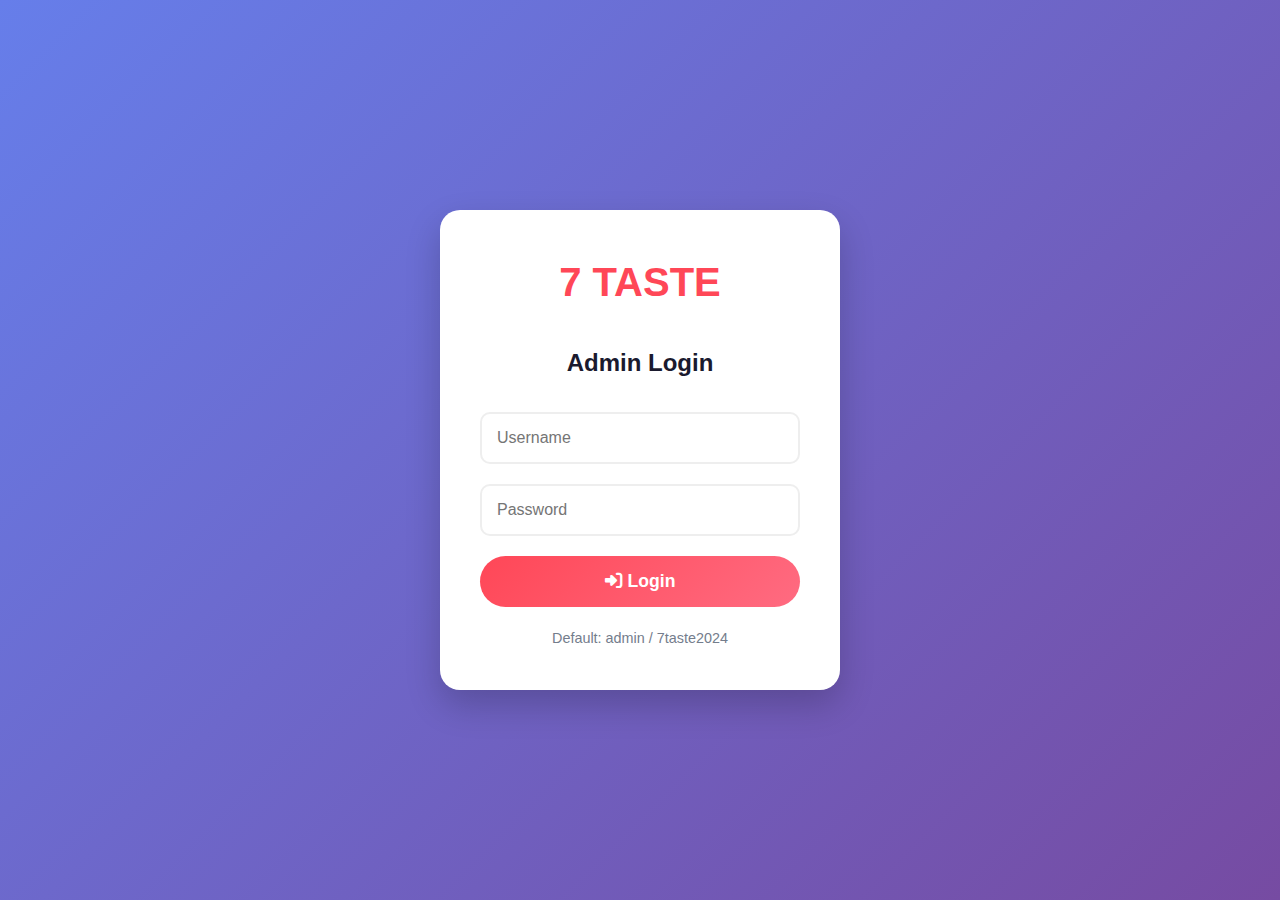
<file: admin.html>
<!DOCTYPE html>
<html lang="my">
<head>
    <meta charset="UTF-8">
    <meta name="viewport" content="width=device-width, initial-scale=1.0">
    <title>7 TASTE - Admin Dashboard</title>
    <link rel="stylesheet" href="https://cdnjs.cloudflare.com/ajax/libs/font-awesome/6.4.0/css/all.min.css">
    <link rel="stylesheet" href="styles.css">
    <style>
        /* Admin Styles */
        .admin-login {
            min-height: 100vh;
            display: flex;
            align-items: center;
            justify-content: center;
            background: linear-gradient(135deg, #667eea 0%, #764ba2 100%);
            padding: 20px;
        }
        
        .login-box {
            background: white;
            border-radius: 20px;
            padding: 40px;
            box-shadow: 0 15px 35px rgba(0, 0, 0, 0.2);
            width: 100%;
            max-width: 400px;
            text-align: center;
        }
        
        .login-logo {
            font-size: 2.5rem;
            font-weight: 900;
            color: #FF4757;
            margin-bottom: 30px;
        }
        
        .login-input {
            width: 100%;
            padding: 15px;
            margin-bottom: 20px;
            border: 2px solid #eee;
            border-radius: 10px;
            font-size: 1rem;
            transition: all 0.3s ease;
        }
        
        .login-input:focus {
            border-color: #FF4757;
            outline: none;
        }
        
        .login-btn {
            background: linear-gradient(135deg, #FF4757, #FF6B81);
            color: white;
            border: none;
            padding: 15px;
            border-radius: 50px;
            font-size: 1.1rem;
            font-weight: 600;
            cursor: pointer;
            width: 100%;
            transition: all 0.3s ease;
        }
        
        .login-btn:hover {
            transform: translateY(-3px);
            box-shadow: 0 10px 20px rgba(255, 71, 87, 0.3);
        }
        
        /* Admin Dashboard */
        .admin-header {
            background: #1A1A2E;
            color: white;
            padding: 20px 0;
            box-shadow: 0 5px 15px rgba(0, 0, 0, 0.1);
        }
        
        .admin-nav {
            display: flex;
            justify-content: space-between;
            align-items: center;
        }
        
        .admin-title {
            font-size: 1.5rem;
            font-weight: 700;
            color: white;
        }
        
        .admin-logout {
            background: #FF4757;
            color: white;
            border: none;
            padding: 10px 20px;
            border-radius: 50px;
            cursor: pointer;
            font-weight: 600;
        }
        
        .admin-container {
            max-width: 1400px;
            margin: 0 auto;
            padding: 30px 20px;
        }
        
        /* Admin Navigation Tabs */
        .admin-tabs {
            display: flex;
            gap: 10px;
            margin-bottom: 30px;
            border-bottom: 2px solid #eee;
            padding-bottom: 10px;
            overflow-x: auto;
        }
        
        .admin-tab {
            background: #f5f5f5;
            border: none;
            padding: 12px 25px;
            border-radius: 10px 10px 0 0;
            cursor: pointer;
            font-weight: 600;
            white-space: nowrap;
            transition: all 0.3s ease;
        }
        
        .admin-tab:hover {
            background: #e0e0e0;
        }
        
        .admin-tab.active {
            background: #FF4757;
            color: white;
        }
        
        .tab-content {
            display: none;
        }
        
        .tab-content.active {
            display: block;
        }
        
        /* Dashboard Cards */
        .dashboard-cards {
            display: grid;
            grid-template-columns: repeat(auto-fit, minmax(250px, 1fr));
            gap: 20px;
            margin-bottom: 30px;
        }
        
        .dashboard-card {
            background: white;
            border-radius: 15px;
            padding: 25px;
            box-shadow: 0 5px 15px rgba(0, 0, 0, 0.08);
            text-align: center;
            border-left: 5px solid #FF4757;
        }
        
        .dashboard-card h3 {
            color: #747D8C;
            font-size: 0.9rem;
            margin-bottom: 10px;
            text-transform: uppercase;
            letter-spacing: 1px;
        }
        
        .dashboard-card .number {
            font-size: 2.5rem;
            font-weight: 900;
            color: #1A1A2E;
            margin-bottom: 10px;
        }
        
        .dashboard-card .trend {
            font-size: 0.9rem;
            color: #2ED573;
            font-weight: 600;
        }
        
        .dashboard-card .trend.negative {
            color: #FF4757;
        }
        
        /* Orders Section */
        .orders-section {
            background: white;
            border-radius: 15px;
            padding: 25px;
            box-shadow: 0 5px 15px rgba(0, 0, 0, 0.08);
            margin-bottom: 30px;
        }
        
        .section-header {
            display: flex;
            justify-content: space-between;
            align-items: center;
            margin-bottom: 25px;
        }
        
        .section-header h2 {
            color: #1A1A2E;
            font-size: 1.5rem;
        }
        
        .section-actions {
            display: flex;
            gap: 10px;
        }
        
        .filter-buttons {
            display: flex;
            gap: 10px;
            margin-bottom: 20px;
            flex-wrap: wrap;
        }
        
        .filter-btn {
            background: #f5f5f5;
            border: none;
            padding: 8px 20px;
            border-radius: 50px;
            cursor: pointer;
            font-weight: 600;
            font-size: 0.9rem;
            transition: all 0.3s ease;
        }
        
        .filter-btn:hover {
            background: #e0e0e0;
        }
        
        .filter-btn.active {
            background: #FF4757;
            color: white;
        }
        
        /* Orders Table */
        .orders-table {
            width: 100%;
            border-collapse: collapse;
            margin-top: 20px;
        }
        
        .orders-table th {
            background: #f8f9fa;
            padding: 15px;
            text-align: left;
            font-weight: 600;
            color: #1A1A2E;
            border-bottom: 2px solid #eee;
        }
        
        .orders-table td {
            padding: 15px;
            border-bottom: 1px solid #eee;
            vertical-align: top;
        }
        
        .orders-table tr:hover {
            background: #f8f9fa;
        }
        
        .order-status {
            padding: 5px 15px;
            border-radius: 50px;
            font-size: 0.8rem;
            font-weight: 600;
            display: inline-block;
        }
        
        .status-new {
            background: #2ED573;
            color: white;
        }
        
        .status-processing {
            background: #FF9F1C;
            color: white;
        }
        
        .status-delivered {
            background: #747D8C;
            color: white;
        }
        
        .status-cancelled {
            background: #FF4757;
            color: white;
        }
        
        .action-buttons {
            display: flex;
            gap: 8px;
        }
        
        .action-btn {
            padding: 6px 12px;
            border: none;
            border-radius: 6px;
            cursor: pointer;
            font-size: 0.8rem;
            font-weight: 600;
            transition: all 0.3s ease;
        }
        
        .action-btn.accept {
            background: #2ED573;
            color: white;
        }
        
        .action-btn.process {
            background: #FF9F1C;
            color: white;
        }
        
        .action-btn.complete {
            background: #1A1A2E;
            color: white;
        }
        
        .action-btn.cancel {
            background: #FF4757;
            color: white;
        }
        
        .action-btn.edit {
            background: #3498db;
            color: white;
        }
        
        .action-btn.delete {
            background: #e74c3c;
            color: white;
        }
        
        /* Menu Management */
        .menu-management {
            background: white;
            border-radius: 15px;
            padding: 25px;
            box-shadow: 0 5px 15px rgba(0, 0, 0, 0.08);
            margin-bottom: 30px;
        }
        
        .menu-items-grid {
            display: grid;
            grid-template-columns: repeat(auto-fill, minmax(300px, 1fr));
            gap: 20px;
            margin-top: 20px;
        }
        
        .menu-item-admin {
            background: white;
            border-radius: 10px;
            padding: 20px;
            box-shadow: 0 3px 10px rgba(0, 0, 0, 0.08);
            border: 2px solid transparent;
            transition: all 0.3s ease;
        }
        
        .menu-item-admin:hover {
            border-color: #FF4757;
            transform: translateY(-5px);
        }
        
        .menu-item-header {
            display: flex;
            justify-content: space-between;
            align-items: center;
            margin-bottom: 15px;
        }
        
        .menu-item-header h3 {
            color: #1A1A2E;
            font-size: 1.2rem;
            margin: 0;
        }
        
        .menu-badge-admin {
            background: #FFD32D;
            color: #1A1A2E;
            padding: 3px 10px;
            border-radius: 50px;
            font-size: 0.7rem;
            font-weight: 700;
        }
        
        .menu-item-price {
            font-size: 1.5rem;
            font-weight: 800;
            color: #FF4757;
            margin: 10px 0;
        }
        
        .menu-item-actions {
            display: flex;
            gap: 10px;
            margin-top: 15px;
        }
        
        .menu-item-actions .action-btn {
            flex: 1;
        }
        
        /* Form Styles */
        .form-row {
            display: grid;
            grid-template-columns: 1fr 1fr;
            gap: 20px;
            margin-bottom: 20px;
        }
        
        .form-group {
            margin-bottom: 20px;
        }
        
        .form-group label {
            display: block;
            margin-bottom: 8px;
            font-weight: 600;
            color: #1A1A2E;
            font-size: 0.9rem;
        }
        
        .form-group input,
        .form-group select,
        .form-group textarea {
            width: 100%;
            padding: 12px;
            border: 2px solid #eee;
            border-radius: 8px;
            font-size: 1rem;
            transition: all 0.3s ease;
        }
        
        .form-group input:focus,
        .form-group select:focus,
        .form-group textarea:focus {
            border-color: #FF4757;
            outline: none;
        }
        
        .form-group textarea {
            min-height: 100px;
            resize: vertical;
        }
        
        /* Modal Styles */
        .modal {
            display: none;
            position: fixed;
            top: 0;
            left: 0;
            width: 100%;
            height: 100%;
            background: rgba(0, 0, 0, 0.5);
            z-index: 1000;
            align-items: center;
            justify-content: center;
            padding: 20px;
        }
        
        .modal.active {
            display: flex;
        }
        
        .modal-content {
            background: white;
            border-radius: 15px;
            padding: 30px;
            width: 100%;
            max-width: 500px;
            max-height: 90vh;
            overflow-y: auto;
            box-shadow: 0 20px 40px rgba(0, 0, 0, 0.2);
        }
        
        .modal-header {
            display: flex;
            justify-content: space-between;
            align-items: center;
            margin-bottom: 25px;
        }
        
        .modal-header h2 {
            color: #1A1A2E;
            font-size: 1.5rem;
            margin: 0;
        }
        
        .modal-close {
            background: none;
            border: none;
            font-size: 1.5rem;
            cursor: pointer;
            color: #747D8C;
        }
        
        .modal-actions {
            display: flex;
            gap: 15px;
            margin-top: 30px;
        }
        
        .modal-actions button {
            flex: 1;
            padding: 12px;
            border: none;
            border-radius: 8px;
            font-weight: 600;
            cursor: pointer;
            transition: all 0.3s ease;
        }
        
        .btn-save {
            background: #2ED573;
            color: white;
        }
        
        .btn-cancel {
            background: #747D8C;
            color: white;
        }
        
        .btn-delete {
            background: #FF4757;
            color: white;
        }
        
        /* Promotion Section */
        .promotion-card {
            background: linear-gradient(135deg, #FF4757, #FF6B81);
            color: white;
            border-radius: 15px;
            padding: 25px;
            margin-bottom: 20px;
        }
        
        .promotion-header {
            display: flex;
            justify-content: space-between;
            align-items: center;
            margin-bottom: 15px;
        }
        
        .promotion-header h3 {
            color: white;
            margin: 0;
        }
        
        .promotion-badge {
            background: white;
            color: #FF4757;
            padding: 5px 15px;
            border-radius: 50px;
            font-weight: 700;
            font-size: 0.8rem;
        }
        
        .promotion-details {
            margin-bottom: 20px;
        }
        
        .promotion-actions {
            display: flex;
            gap: 10px;
        }
        
        /* Settings Section */
        .settings-grid {
            display: grid;
            grid-template-columns: repeat(auto-fit, minmax(300px, 1fr));
            gap: 30px;
        }
        
        .settings-card {
            background: white;
            border-radius: 15px;
            padding: 25px;
            box-shadow: 0 5px 15px rgba(0, 0, 0, 0.08);
        }
        
        .settings-card h3 {
            color: #1A1A2E;
            margin-bottom: 20px;
            font-size: 1.2rem;
        }
        
        /* Responsive */
        @media (max-width: 768px) {
            .form-row {
                grid-template-columns: 1fr;
            }
            
            .orders-table {
                display: block;
                overflow-x: auto;
            }
            
            .dashboard-cards {
                grid-template-columns: 1fr;
            }
            
            .menu-items-grid {
                grid-template-columns: 1fr;
            }
            
            .section-header {
                flex-direction: column;
                gap: 15px;
                align-items: flex-start;
            }
            
            .section-actions {
                width: 100%;
            }
        }
        
        @media (max-width: 480px) {
            .admin-tabs {
                flex-direction: column;
            }
            
            .admin-tab {
                border-radius: 10px;
                margin-bottom: 5px;
            }
            
            .filter-buttons {
                flex-direction: column;
            }
            
            .filter-btn {
                width: 100%;
            }
            
            .action-buttons {
                flex-direction: column;
            }
        }
    </style>
</head>
<body>
    <!-- Admin Login -->
    <div id="loginSection" class="admin-login">
        <div class="login-box">
            <div class="login-logo">7 TASTE</div>
            <h2 style="margin-bottom: 30px; color: #1A1A2E;">Admin Login</h2>
            
            <form id="loginForm">
                <input type="text" class="login-input" id="adminUsername" 
                       placeholder="Username" required>
                <input type="password" class="login-input" id="adminPassword" 
                       placeholder="Password" required>
                <button type="submit" class="login-btn">
                    <i class="fas fa-sign-in-alt"></i> Login
                </button>
            </form>
            
            <p style="margin-top: 20px; color: #747D8C; font-size: 0.9rem;">
                Default: admin / 7taste2024
            </p>
        </div>
    </div>
    
    <!-- Admin Dashboard -->
    <div id="dashboardSection" style="display: none;">
        <!-- Admin Header -->
        <header class="admin-header">
            <div class="container admin-nav">
                <div class="admin-title">
                    <i class="fas fa-chart-line"></i> 7 TASTE Admin Panel
                </div>
                <div style="display: flex; align-items: center; gap: 20px;">
                    <div style="color: white; font-weight: 600;">
                        <i class="fas fa-user"></i> Admin
                    </div>
                    <button class="admin-logout" id="logoutBtn">
                        <i class="fas fa-sign-out-alt"></i> Logout
                    </button>
                </div>
            </div>
        </header>
        
        <!-- Admin Navigation Tabs -->
        <div class="admin-container">
            <div class="admin-tabs">
                <button class="admin-tab active" data-tab="dashboard">
                    <i class="fas fa-tachometer-alt"></i> Dashboard
                </button>
                <button class="admin-tab" data-tab="orders">
                    <i class="fas fa-shopping-cart"></i> Orders
                </button>
                <button class="admin-tab" data-tab="menu">
                    <i class="fas fa-utensils"></i> Menu
                </button>
                <button class="admin-tab" data-tab="promotions">
                    <i class="fas fa-tag"></i> Promotions
                </button>
                <button class="admin-tab" data-tab="settings">
                    <i class="fas fa-cog"></i> Settings
                </button>
            </div>
            
            <!-- Dashboard Tab -->
            <div id="dashboardTab" class="tab-content active">
                <div class="dashboard-cards">
                    <div class="dashboard-card">
                        <h3>Total Orders</h3>
                        <div class="number" id="totalOrders">0</div>
                        <div class="trend" id="ordersTrend">+0% from yesterday</div>
                    </div>
                    
                    <div class="dashboard-card">
                        <h3>Today's Revenue</h3>
                        <div class="number" id="todayRevenue">0 ကျပ်</div>
                        <div class="trend" id="revenueTrend">+0% from yesterday</div>
                    </div>
                    
                    <div class="dashboard-card">
                        <h3>Pending Orders</h3>
                        <div class="number" id="pendingOrders">0</div>
                        <div class="trend negative">Need Attention</div>
                    </div>
                    
                    <div class="dashboard-card">
                        <h3>Completed Orders</h3>
                        <div class="number" id="completedOrders">0</div>
                        <div class="trend">+0% from yesterday</div>
                    </div>
                </div>
                
                <div class="orders-section">
                    <div class="section-header">
                        <h2><i class="fas fa-clock"></i> Recent Orders</h2>
                        <div class="section-actions">
                            <button class="action-btn accept" onclick="location.reload()">
                                <i class="fas fa-sync-alt"></i> Refresh
                            </button>
                        </div>
                    </div>
                    
                    <div class="filter-buttons">
                        <button class="filter-btn active" data-filter="all">All</button>
                        <button class="filter-btn" data-filter="new">New</button>
                        <button class="filter-btn" data-filter="processing">Processing</button>
                        <button class="filter-btn" data-filter="delivered">Delivered</button>
                    </div>
                    
                    <div id="recentOrders">
                        <!-- Recent orders will be loaded here -->
                    </div>
                </div>
            </div>
            
            <!-- Orders Tab -->
            <div id="ordersTab" class="tab-content">
                <div class="orders-section">
                    <div class="section-header">
                        <h2><i class="fas fa-shopping-cart"></i> All Orders</h2>
                        <div class="section-actions">
                            <button class="action-btn process" onclick="exportOrders()">
                                <i class="fas fa-download"></i> Export
                            </button>
                            <button class="action-btn accept" onclick="loadAllOrders()">
                                <i class="fas fa-sync-alt"></i> Refresh
                            </button>
                        </div>
                    </div>
                    
                    <table class="orders-table">
                        <thead>
                            <tr>
                                <th>Order ID</th>
                                <th>Customer</th>
                                <th>Items</th>
                                <th>Amount</th>
                                <th>Status</th>
                                <th>Date</th>
                                <th>Actions</th>
                            </tr>
                        </thead>
                        <tbody id="allOrdersTable">
                            <!-- All orders will be loaded here -->
                        </tbody>
                    </table>
                </div>
            </div>
            
            <!-- Menu Tab -->
            <div id="menuTab" class="tab-content">
                <div class="menu-management">
                    <div class="section-header">
                        <h2><i class="fas fa-utensils"></i> Menu Management</h2>
                        <div class="section-actions">
                            <button class="action-btn accept" onclick="openAddMenuModal()">
                                <i class="fas fa-plus"></i> Add Item
                            </button>
                            <button class="action-btn process" onclick="loadMenuItems()">
                                <i class="fas fa-sync-alt"></i> Refresh
                            </button>
                        </div>
                    </div>
                    
                    <div class="filter-buttons">
                        <button class="filter-btn active" data-category="all">All</button>
                        <button class="filter-btn" data-category="burger">Burgers</button>
                        <button class="filter-btn" data-category="sandwich">Sandwiches</button>
                        <button class="filter-btn" data-category="hotdog">Hotdogs</button>
                        <button class="filter-btn" data-category="special">Specials</button>
                    </div>
                    
                    <div class="menu-items-grid" id="menuItemsAdmin">
                        <!-- Menu items will be loaded here -->
                    </div>
                </div>
            </div>
            
            <!-- Promotions Tab -->
            <div id="promotionsTab" class="tab-content">
                <div class="menu-management">
                    <div class="section-header">
                        <h2><i class="fas fa-tag"></i> Promotions & Discounts</h2>
                        <div class="section-actions">
                            <button class="action-btn accept" onclick="openAddPromotionModal()">
                                <i class="fas fa-plus"></i> Add Promotion
                            </button>
                        </div>
                    </div>
                    
                    <div id="promotionsList">
                        <!-- Promotions will be loaded here -->
                    </div>
                </div>
            </div>
            
            <!-- Settings Tab -->
            <div id="settingsTab" class="tab-content">
                <div class="settings-grid">
                    <div class="settings-card">
                        <h3><i class="fas fa-store"></i> Shop Settings</h3>
                        
                        <div class="form-group">
                            <label>Shop Name</label>
                            <input type="text" id="shopName" value="7 TASTE" class="form-control">
                        </div>
                        
                        <div class="form-group">
                            <label>Shop Phone Numbers</label>
                            <input type="text" id="shopPhone1" value="09790760003" class="form-control" style="margin-bottom: 10px;">
                            <input type="text" id="shopPhone2" value="09980005515" class="form-control">
                        </div>
                        
                        <div class="form-group">
                            <label>Delivery Areas</label>
                            <textarea id="deliveryAreas" class="form-control" rows="4">လှိုင်, စမ်းချောင်း, ကမာရွတ်, မရမ်းကုန်း</textarea>
                        </div>
                        
                        <button class="btn-save" onclick="saveShopSettings()" style="width: 100%; padding: 12px;">
                            <i class="fas fa-save"></i> Save Settings
                        </button>
                    </div>
                    
                    <div class="settings-card">
                        <h3><i class="fas fa-money-bill-wave"></i> Pricing Settings</h3>
                        
                        <div class="form-group">
                            <label>Delivery Fee</label>
                            <input type="number" id="deliveryFeeSetting" value="1000" class="form-control">
                        </div>
                        
                        <div class="form-group">
                            <label>Free Delivery Minimum</label>
                            <input type="number" id="freeDeliveryMin" value="15000" class="form-control">
                        </div>
                        
                        <div class="form-group">
                            <label>Tax Percentage</label>
                            <input type="number" id="taxPercentage" value="0" class="form-control">
                        </div>
                        
                        <button class="btn-save" onclick="savePricingSettings()" style="width: 100%; padding: 12px;">
                            <i class="fas fa-save"></i> Save Pricing
                        </button>
                    </div>
                    
                    <div class="settings-card">
                        <h3><i class="fas fa-bell"></i> Notification Settings</h3>
                        
                        <div class="form-group">
                            <label style="display: flex; align-items: center; gap: 10px;">
                                <input type="checkbox" id="enableNotifications" checked>
                                Enable Browser Notifications
                            </label>
                        </div>
                        
                        <div class="form-group">
                            <label>Notification Sound</label>
                            <select id="notificationSound" class="form-control">
                                <option value="default">Default</option>
                                <option value="chime">Chime</option>
                                <option value="bell">Bell</option>
                                <option value="beep">Beep</option>
                            </select>
                        </div>
                        
                        <div class="form-group">
                            <label>Order Alert Email</label>
                            <input type="email" id="alertEmail" value="admin@7taste.com" class="form-control">
                        </div>
                        
                        <button class="btn-save" onclick="saveNotificationSettings()" style="width: 100%; padding: 12px;">
                            <i class="fas fa-save"></i> Save Notifications
                        </button>
                    </div>
                </div>
            </div>
        </div>
    </div>
    
    <!-- Add/Edit Menu Item Modal -->
    <div id="menuItemModal" class="modal">
        <div class="modal-content">
            <div class="modal-header">
                <h2 id="modalTitle">Add Menu Item</h2>
                <button class="modal-close" onclick="closeModal()">&times;</button>
            </div>
            
            <form id="menuItemForm">
                <input type="hidden" id="menuItemId">
                
                <div class="form-row">
                    <div class="form-group">
                        <label>Item Name</label>
                        <input type="text" id="itemName" required>
                    </div>
                    
                    <div class="form-group">
                        <label>Category</label>
                        <select id="itemCategory" required>
                            <option value="">Select Category</option>
                            <option value="burger">Burger</option>
                            <option value="sandwich">Sandwich</option>
                            <option value="hotdog">Hotdog</option>
                            <option value="special">Special</option>
                        </select>
                    </div>
                </div>
                
                <div class="form-row">
                    <div class="form-group">
                        <label>Price (MMK)</label>
                        <input type="number" id="itemPrice" required>
                    </div>
                    
                    <div class="form-group">
                        <label>Special Badge (Optional)</label>
                        <input type="text" id="itemBadge" placeholder="e.g., Popular, New, etc.">
                    </div>
                </div>
                
                <div class="form-group">
                    <label>Description</label>
                    <textarea id="itemDescription" required></textarea>
                </div>
                
                <div class="form-group">
                    <label>Image URL</label>
                    <input type="text" id="itemImage" placeholder="https://example.com/image.jpg" required>
                    <small style="color: #747D8C;">Use Unsplash URLs for best results</small>
                </div>
                
                <div class="form-group">
                    <label>Availability</label>
                    <select id="itemAvailability">
                        <option value="available">Available</option>
                        <option value="unavailable">Unavailable</option>
                    </select>
                </div>
                
                <div class="modal-actions">
                    <button type="button" class="btn-cancel" onclick="closeModal()">Cancel</button>
                    <button type="submit" class="btn-save">Save Item</button>
                </div>
            </form>
        </div>
    </div>
    
    <!-- Add Promotion Modal -->
    <div id="promotionModal" class="modal">
        <div class="modal-content">
            <div class="modal-header">
                <h2 id="promotionModalTitle">Add Promotion</h2>
                <button class="modal-close" onclick="closePromotionModal()">&times;</button>
            </div>
            
            <form id="promotionForm">
                <input type="hidden" id="promotionId">
                
                <div class="form-group">
                    <label>Promotion Title</label>
                    <input type="text" id="promotionTitle" required>
                </div>
                
                <div class="form-row">
                    <div class="form-group">
                        <label>Discount Type</label>
                        <select id="discountType" required>
                            <option value="percentage">Percentage</option>
                            <option value="fixed">Fixed Amount</option>
                            <option value="combo">Combo Deal</option>
                        </select>
                    </div>
                    
                    <div class="form-group">
                        <label>Discount Value</label>
                        <input type="number" id="discountValue" required>
                    </div>
                </div>
                
                <div class="form-row">
                    <div class="form-group">
                        <label>Start Date</label>
                        <input type="date" id="startDate" required>
                    </div>
                    
                    <div class="form-group">
                        <label>End Date</label>
                        <input type="date" id="endDate" required>
                    </div>
                </div>
                
                <div class="form-group">
                    <label>Promotion Code (Optional)</label>
                    <input type="text" id="promoCode" placeholder="e.g., TASTE10">
                </div>
                
                <div class="form-group">
                    <label>Description</label>
                    <textarea id="promoDescription" required></textarea>
                </div>
                
                <div class="form-group">
                    <label>Applicable Items</label>
                    <select id="promoItems" multiple style="height: 100px;">
                        <!-- Menu items will be populated here -->
                    </select>
                    <small style="color: #747D8C;">Hold Ctrl to select multiple items</small>
                </div>
                
                <div class="modal-actions">
                    <button type="button" class="btn-cancel" onclick="closePromotionModal()">Cancel</button>
                    <button type="submit" class="btn-save">Save Promotion</button>
                </div>
            </form>
        </div>
    </div>
    
    <!-- Delete Confirmation Modal -->
    <div id="deleteModal" class="modal">
        <div class="modal-content">
            <div class="modal-header">
                <h2>Confirm Delete</h2>
                <button class="modal-close" onclick="closeDeleteModal()">&times;</button>
            </div>
            
            <div style="padding: 20px 0;">
                <p id="deleteMessage">Are you sure you want to delete this item?</p>
            </div>
            
            <div class="modal-actions">
                <button type="button" class="btn-cancel" onclick="closeDeleteModal()">Cancel</button>
                <button type="button" class="btn-delete" onclick="confirmDelete()">Delete</button>
            </div>
        </div>
    </div>

    <script src="admin.js"></script>
</body>
</html>
</file>
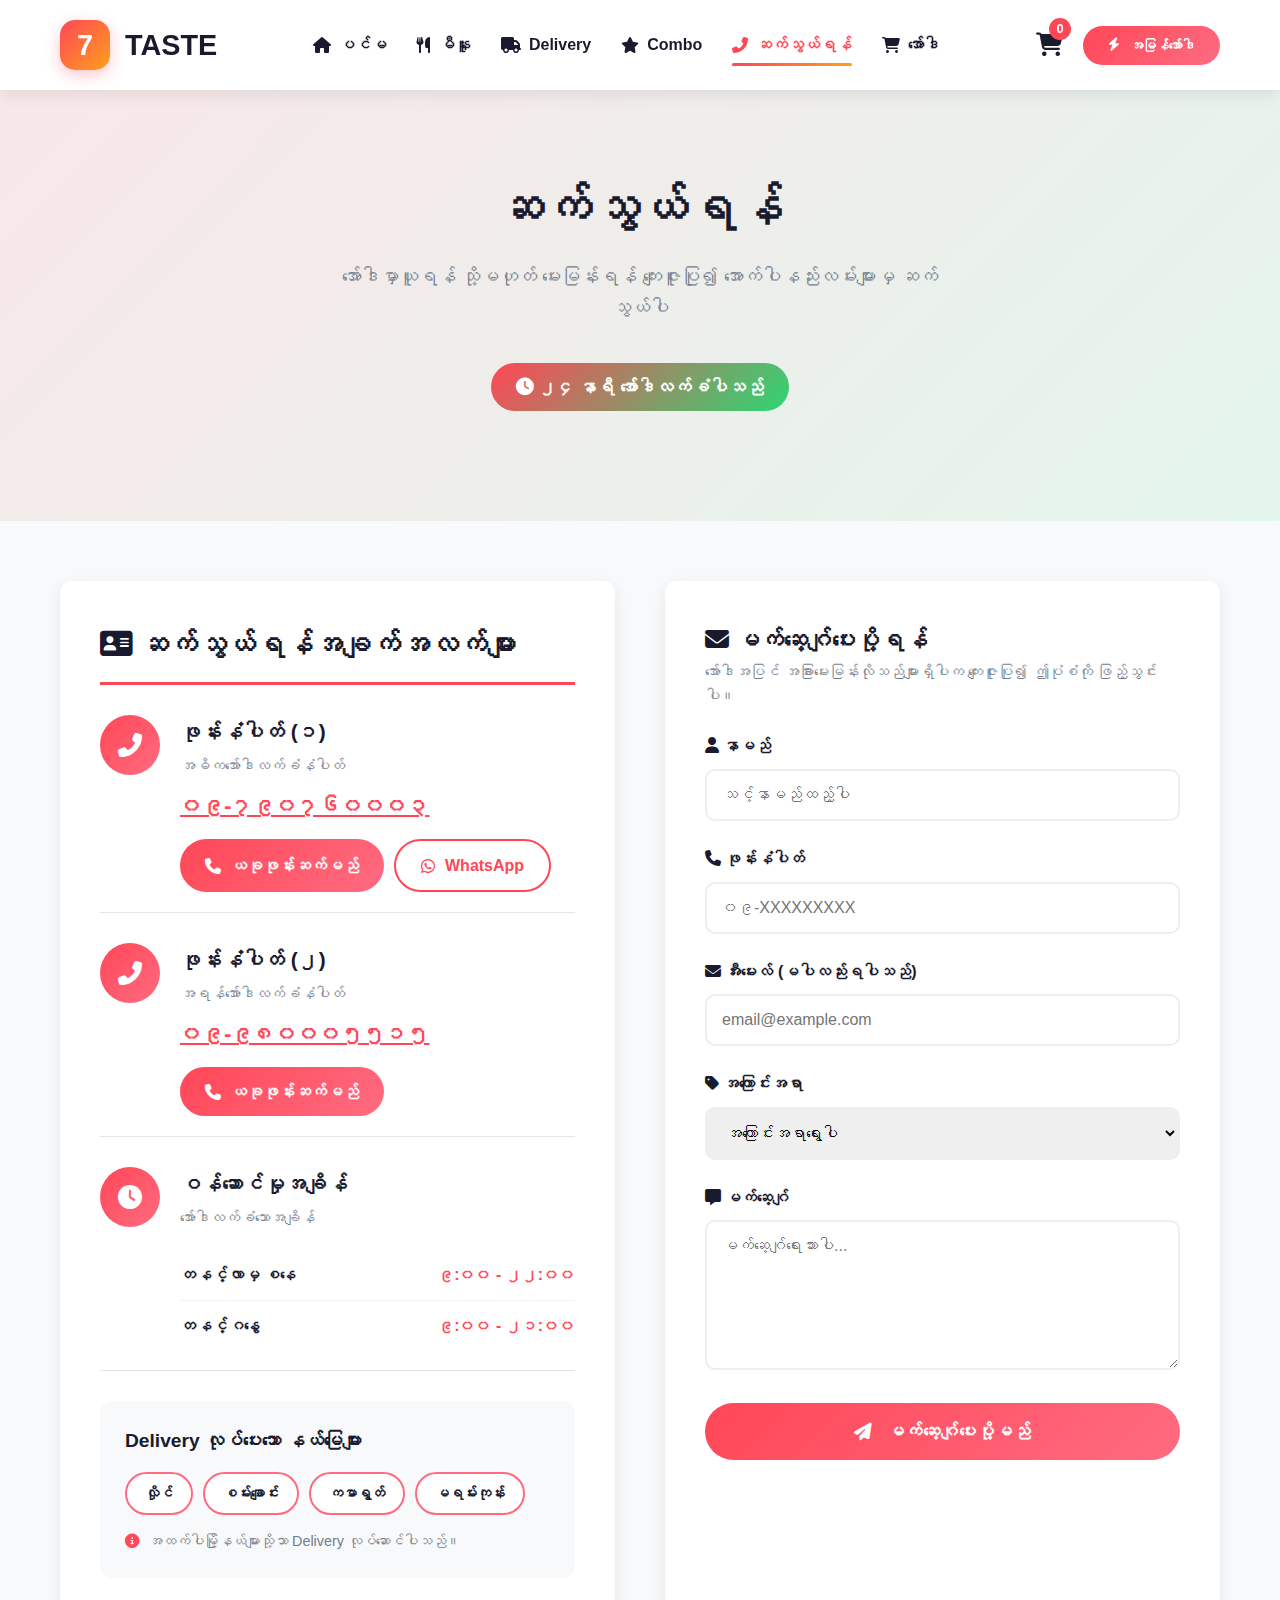
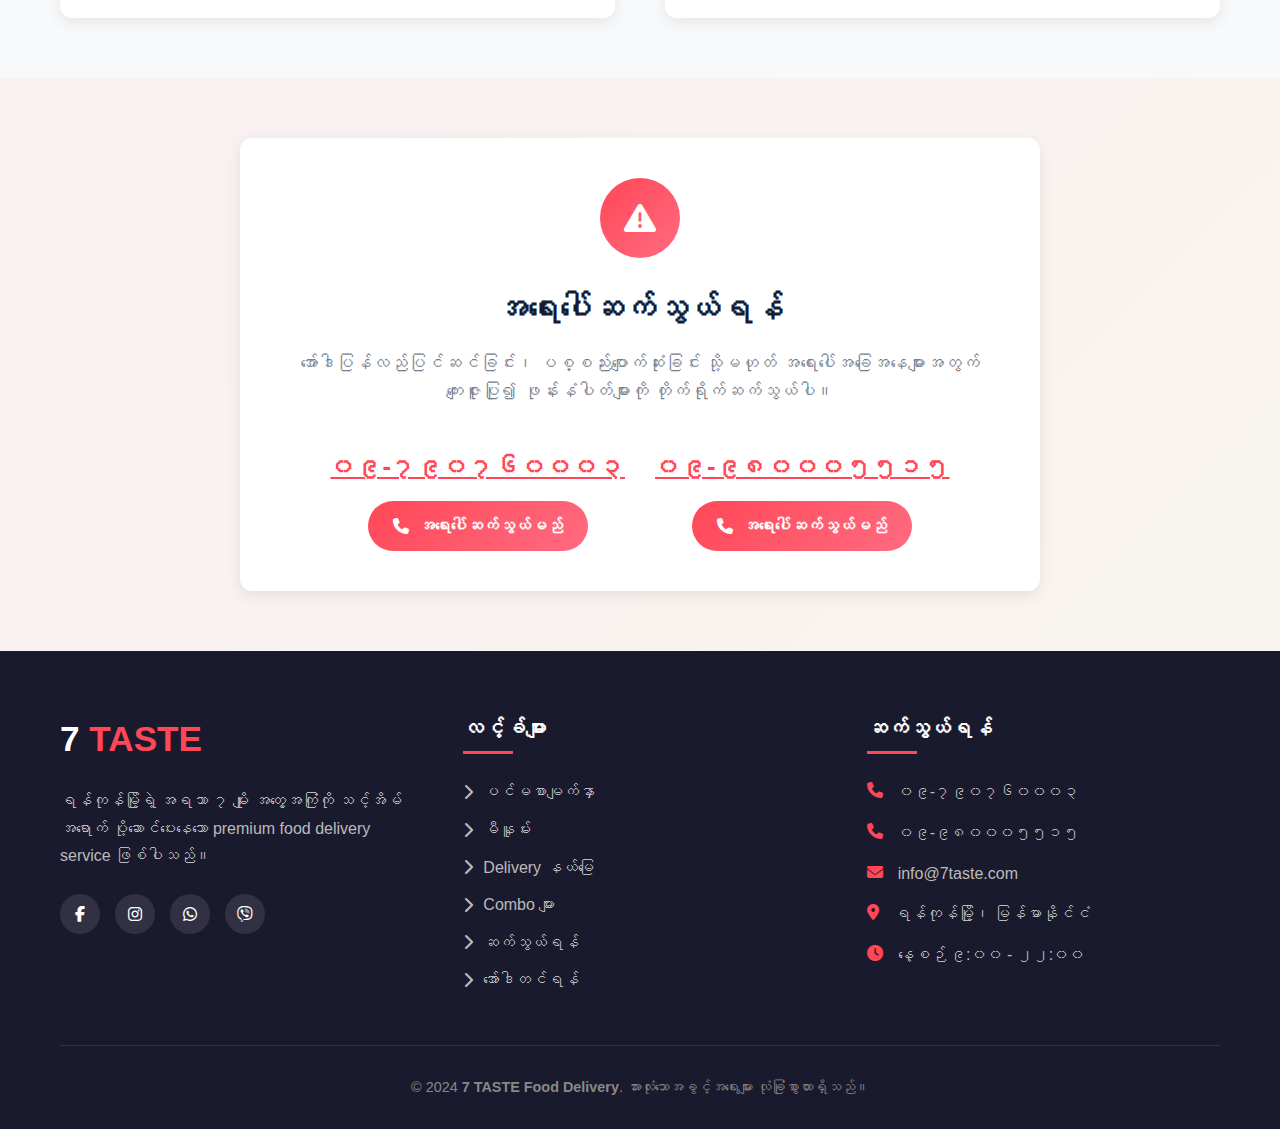
<file: contact.html>
<!DOCTYPE html>
<html lang="my">
<head>
    <meta charset="UTF-8">
    <meta name="viewport" content="width=device-width, initial-scale=1.0">
    <title>ဆက်သွယ်ရန် - 7 Taste</title>
    <link rel="stylesheet" href="https://cdnjs.cloudflare.com/ajax/libs/font-awesome/6.4.0/css/all.min.css">
    <link rel="stylesheet" href="styles.css">
    <link rel="stylesheet" href="contact.css">
</head>
<body>
    <!-- Navigation Header -->
    <header class="main-header">
        <div class="container">
            <nav class="navbar">
                <div class="logo">
                    <a href="index.html" class="logo-link">
                        <div class="logo-circle">7</div>
                        <span class="logo-text">TASTE</span>
                    </a>
                </div>
                
                <ul class="nav-menu">
                    <li><a href="index.html" class="nav-link"><i class="fas fa-home"></i> ပင်မ</a></li>
                    <li><a href="menu.html" class="nav-link"><i class="fas fa-utensils"></i> မီနူး</a></li>
                    <li><a href="delivery.html" class="nav-link"><i class="fas fa-truck"></i> Delivery</a></li>
                    <li><a href="combos.html" class="nav-link"><i class="fas fa-star"></i> Combo</a></li>
                    <li><a href="contact.html" class="nav-link active"><i class="fas fa-phone-alt"></i> ဆက်သွယ်ရန်</a></li>
                    <li><a href="order.html" class="nav-link"><i class="fas fa-shopping-cart"></i> အော်ဒါ</a></li>
                </ul>
                
                <div class="nav-actions">
                    <a href="order.html" class="cart-btn">
                        <i class="fas fa-shopping-cart"></i>
                        <span class="cart-count">0</span>
                    </a>
                    <button class="order-btn" onclick="window.location.href='order.html'">
                        <i class="fas fa-bolt"></i>
                        အမြန်အော်ဒါ
                    </button>
                </div>
            </nav>
        </div>
    </header>

    <!-- Contact Hero Section -->
    <section class="contact-hero">
        <div class="container">
            <h1 class="contact-title">ဆက်သွယ်ရန်</h1>
            <p class="contact-subtitle">အော်ဒါမှာယူရန် သို့မဟုတ် မေးမြန်းရန် ကျေးဇူးပြု၍ အောက်ပါနည်းလမ်းများမှ ဆက်သွယ်ပါ</p>
            <div class="contact-highlight">
                <i class="fas fa-clock"></i> ၂၄ နာရီ အော်ဒါလက်ခံပါသည်
            </div>
        </div>
    </section>

    <!-- Contact Information -->
    <section class="contact-section">
        <div class="container contact-container">
            <div class="contact-grid">
                <!-- Contact Info -->
                <div class="contact-info-card">
                    <h2><i class="fas fa-address-card"></i> ဆက်သွယ်ရန်အချက်အလက်များ</h2>
                    
                    <div class="contact-method">
                        <div class="contact-icon-wrapper">
                            <i class="fas fa-phone-alt"></i>
                        </div>
                        <div class="contact-details">
                            <h3>ဖုန်းနံပါတ် (၁)</h3>
                            <p>အဓိကအော်ဒါလက်ခံနံပါတ်</p>
                            <a href="tel:09790760003" class="contact-number">၀၉-၇၉၀၇၆၀၀၀၃</a>
                            <div class="contact-buttons">
                                <a href="tel:09790760003" class="contact-btn">
                                    <i class="fas fa-phone"></i>
                                    ယခုဖုန်းဆက်မည်
                                </a>
                                <a href="https://wa.me/959790760003" target="_blank" class="contact-btn contact-btn-secondary">
                                    <i class="fab fa-whatsapp"></i>
                                    WhatsApp
                                </a>
                            </div>
                        </div>
                    </div>
                    
                    <div class="contact-method">
                        <div class="contact-icon-wrapper">
                            <i class="fas fa-phone-alt"></i>
                        </div>
                        <div class="contact-details">
                            <h3>ဖုန်းနံပါတ် (၂)</h3>
                            <p>အရန်အော်ဒါလက်ခံနံပါတ်</p>
                            <a href="tel:09980005515" class="contact-number">၀၉-၉၈၀၀၀၅၅၁၅</a>
                            <div class="contact-buttons">
                                <a href="tel:09980005515" class="contact-btn">
                                    <i class="fas fa-phone"></i>
                                    ယခုဖုန်းဆက်မည်
                                </a>
                                <a href="viber://contact?number=959790760003" class="social-link" target="_blank">
    <i class="fab fa-viber"></i>
    Viber
</a>
                               <a href="https://t.me/seven_taste_bot" class="social-link" target="_blank">
    <i class="fab fa-telegram"></i>
    Telgerm
</a>
                            </div>
                        </div>
                    </div>
                    
                    <div class="contact-method">
                        <div class="contact-icon-wrapper">
                            <i class="fas fa-clock"></i>
                        </div>
                        <div class="contact-details">
                            <h3>ဝန်ဆောင်မှုအချိန်</h3>
                            <p>အော်ဒါလက်ခံသောအချိန်</p>
                            <ul class="hours-list">
                                <li>
                                    <span class="day">တနင်္လာမှ စနေ</span>
                                    <span class="time">၉:၀၀ - ၂၂:၀၀</span>
                                </li>
                                <li>
                                    <span class="day">တနင်္ဂနွေ</span>
                                    <span class="time">၉:၀၀ - ၂၁:၀၀</span>
                                </li>
                            </ul>
                        </div>
                    </div>
                    
                    <div class="delivery-areas-contact">
                        <div class="areas-title">Delivery လုပ်ပေးသော နယ်မြေများ</div>
                        <div class="areas-list">
                            <span class="area-tag">လှိုင်</span>
                            <span class="area-tag">စမ်းချောင်း</span>
                            <span class="area-tag">ကမာရွတ်</span>
                            <span class="area-tag">မရမ်းကုန်း</span>
                        </div>
                        <p class="area-note">
                            <i class="fas fa-info-circle"></i>
                            အထက်ပါမြို့နယ်များသို့သာ Delivery လုပ်ဆောင်ပါသည်။
                        </p>
                    </div>
                </div>
                
                <!-- Contact Form -->
                <div class="contact-form-card">
                    <h2><i class="fas fa-envelope"></i> မက်ဆေ့ဂျ်ပေးပို့ရန်</h2>
                    <p class="form-description">
                        အော်ဒါအပြင် အခြားမေးမြန်းလိုသည်များရှိပါက ကျေးဇူးပြု၍ ဤပုံစံကို ဖြည့်သွင်းပါ။
                    </p>
                    
                    <form id="contactForm">
                        <div class="form-group">
                            <label for="name"><i class="fas fa-user"></i> နာမည်</label>
                            <input type="text" id="name" name="name" placeholder="သင့်နာမည်ထည့်ပါ" required>
                        </div>
                        
                        <div class="form-group">
                            <label for="phone"><i class="fas fa-phone"></i> ဖုန်းနံပါတ်</label>
                            <input type="tel" id="phone" name="phone" placeholder="၀၉-XXXXXXXXX" required>
                        </div>
                        
                        <div class="form-group">
                            <label for="email"><i class="fas fa-envelope"></i> အီးမေးလ် (မပါလည်းရပါသည်)</label>
                            <input type="email" id="email" name="email" placeholder="email@example.com">
                        </div>
                        
                        <div class="form-group">
                            <label for="subject"><i class="fas fa-tag"></i> အကြောင်းအရာ</label>
                            <select id="subject" name="subject" required>
                                <option value="">အကြောင်းအရာရွေးပါ</option>
                                <option value="order">အော်ဒါဆိုင်ရာ</option>
                                <option value="delivery">Delivery ဆိုင်ရာ</option>
                                <option value="menu">မီနူးဆိုင်ရာ</option>
                                <option value="feedback">အကြံပြုချက်</option>
                                <option value="complaint">တိုင်ကြားချက်</option>
                                <option value="other">အခြား</option>
                            </select>
                        </div>
                        
                        <div class="form-group">
                            <label for="message"><i class="fas fa-comment-alt"></i> မက်ဆေ့ဂျ်</label>
                            <textarea id="message" name="message" placeholder="မက်ဆေ့ဂျ်ရေးသားပါ..." required></textarea>
                        </div>
                        
                        <button type="submit" class="submit-btn">
                            <i class="fas fa-paper-plane"></i>
                            မက်ဆေ့ဂျ်ပေးပို့မည်
                        </button>
                    </form>
                </div>
            </div>
        </div>
    </section>

    <!-- Emergency Contact -->
    <section class="emergency-contact">
        <div class="container">
            <div class="emergency-box">
                <div class="emergency-icon">
                    <i class="fas fa-exclamation-triangle"></i>
                </div>
                <h2>အရေးပေါ်ဆက်သွယ်ရန်</h2>
                <p>အော်ဒါပြန်လည်ပြင်ဆင်ခြင်း၊ ပစ္စည်းပျောက်ဆုံးခြင်း သို့မဟုတ် အရေးပေါ်အခြေအနေများအတွက် ကျေးဇူးပြု၍ ဖုန်းနံပါတ်များကို တိုက်ရိုက်ဆက်သွယ်ပါ။</p>
                
                <div class="emergency-numbers">
                    <div class="emergency-number">
                        <a href="tel:09790760003" class="contact-number">၀၉-၇၉၀၇၆၀၀၀၃</a>
                        <a href="tel:09790760003" class="contact-btn">
                            <i class="fas fa-phone"></i>
                            အရေးပေါ်ဆက်သွယ်မည်
                        </a>
                    </div>
                    
                    <div class="emergency-number">
                        <a href="tel:09980005515" class="contact-number">၀၉-၉၈၀၀၀၅၅၁၅</a>
                        <a href="tel:09980005515" class="contact-btn">
                            <i class="fas fa-phone"></i>
                            အရေးပေါ်ဆက်သွယ်မည်
                        </a>
                    </div>
                </div>
            </div>
        </div>
    </section>

    <!-- Footer -->
    <footer class="main-footer">
        <div class="container">
            <div class="footer-content">
                <div class="footer-section">
                    <div class="footer-logo">7 <span>TASTE</span></div>
                    <p>ရန်ကုန်မြို့ရဲ့ အရသာ ၇ မျိုး အတွေ့အကြုံကို သင့်အိမ်အရောက် ပို့ဆောင်ပေးနေသော premium food delivery service ဖြစ်ပါသည်။</p>
                    <div class="social-links">
                        <a href="https://facebook.com" class="social-link" target="_blank"><i class="fab fa-facebook-f"></i></a>
                        <a href="https://instagram.com" class="social-link" target="_blank"><i class="fab fa-instagram"></i></a>
                        <a href="https://wa.me/959790760003" class="social-link" target="_blank"><i class="fab fa-whatsapp"></i></a>
                        <a href="viber://chat?number=959790760003" class="social-link" target="_blank"><i class="fab fa-viber"></i></a>
                    </div>
                </div>
                
                <div class="footer-section">
                    <h3>လင့်ခ်များ</h3>
                    <ul class="footer-links">
                        <li><a href="index.html"><i class="fas fa-chevron-right"></i> ပင်မစာမျက်နှာ</a></li>
                        <li><a href="menu.html"><i class="fas fa-chevron-right"></i> မီနူမ်း</a></li>
                        <li><a href="delivery.html"><i class="fas fa-chevron-right"></i> Delivery နယ်မြေ</a></li>
                        <li><a href="combos.html"><i class="fas fa-chevron-right"></i> Combo များ</a></li>
                        <li><a href="contact.html"><i class="fas fa-chevron-right"></i> ဆက်သွယ်ရန်</a></li>
                        <li><a href="order.html"><i class="fas fa-chevron-right"></i> အော်ဒါတင်ရန်</a></li>
                    </ul>
                </div>
                
                <div class="footer-section">
                    <h3>ဆက်သွယ်ရန်</h3>
                    <ul class="contact-info">
                        <li><i class="fas fa-phone"></i> <a href="tel:09790760003">၀၉-၇၉၀၇၆၀၀၀၃</a></li>
                        <li><i class="fas fa-phone"></i> <a href="tel:09980005515">၀၉-၉၈၀၀၀၅၅၁၅</a></li>
                        <li><i class="fas fa-envelope"></i> <a href="mailto:info@7taste.com">info@7taste.com</a></li>
                        <li><i class="fas fa-map-marker-alt"></i> ရန်ကုန်မြို့၊ မြန်မာနိုင်ငံ</li>
                        <li><i class="fas fa-clock"></i> နေ့စဉ် ၉:၀၀ - ၂၂:၀၀</li>
                    </ul>
                </div>
            </div>
            
            <div class="footer-bottom">
                <p>© 2024 <strong>7 TASTE Food Delivery</strong>. အားလုံးသောအခွင့်အရေးများ လုံခြုံစွာထားရှိသည်။</p>
            </div>
        </div>
    </footer>

    <script src="script.js"></script>
</body>
</html>
</file>
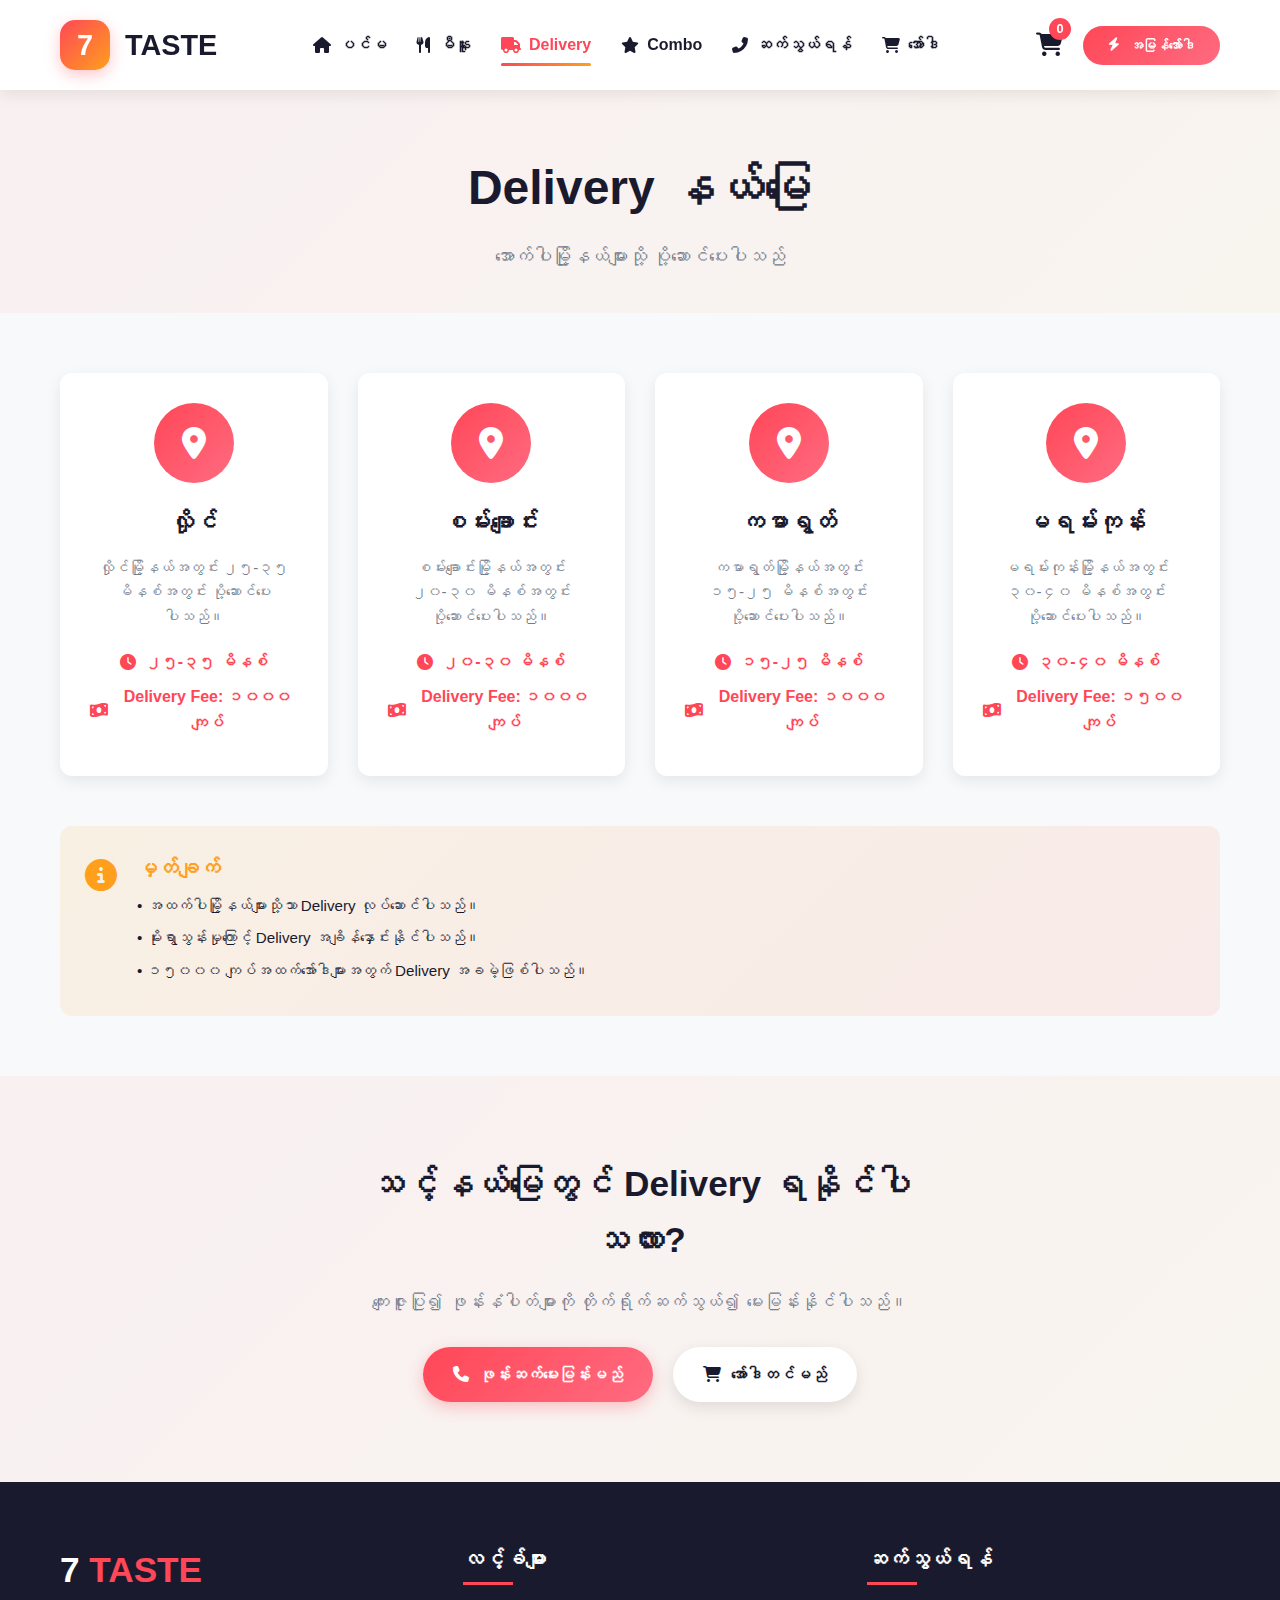
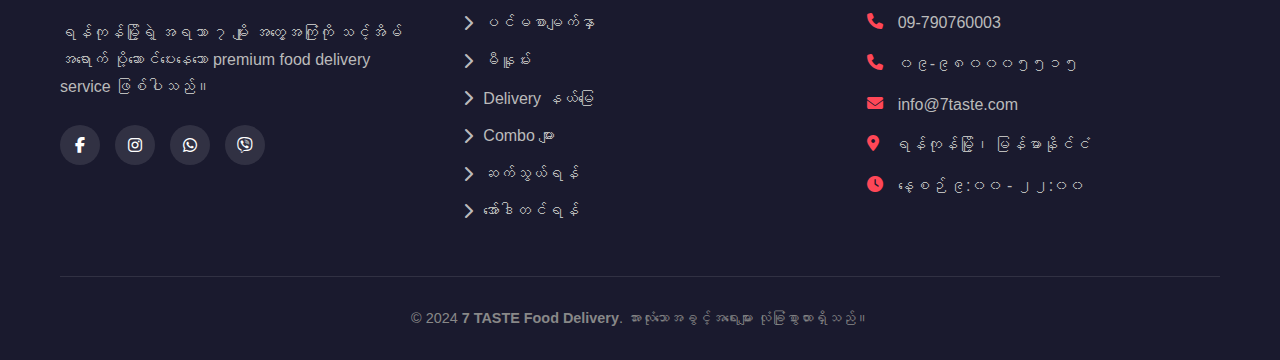
<file: delivery.html>
<!DOCTYPE html>
<html lang="my">
<head>
    <meta charset="UTF-8">
    <meta name="viewport" content="width=device-width, initial-scale=1.0">
    <title>Delivery နယ်မြေ - 7 Taste</title>
    <link rel="stylesheet" href="https://cdnjs.cloudflare.com/ajax/libs/font-awesome/6.4.0/css/all.min.css">
    <link rel="stylesheet" href="styles.css">
    <link rel="stylesheet" href="delivery.css">
</head>
<body>
    <!-- Navigation Header -->
    <header class="main-header">
        <div class="container">
            <nav class="navbar">
                <div class="logo">
                    <a href="index.html" class="logo-link">
                        <div class="logo-circle">7</div>
                        <span class="logo-text">TASTE</span>
                    </a>
                </div>
                
                <ul class="nav-menu">
                    <li><a href="index.html" class="nav-link"><i class="fas fa-home"></i> ပင်မ</a></li>
                    <li><a href="menu.html" class="nav-link"><i class="fas fa-utensils"></i> မီနူး</a></li>
                    <li><a href="delivery.html" class="nav-link active"><i class="fas fa-truck"></i> Delivery</a></li>
                    <li><a href="combos.html" class="nav-link"><i class="fas fa-star"></i> Combo</a></li>
                    <li><a href="contact.html" class="nav-link"><i class="fas fa-phone-alt"></i> ဆက်သွယ်ရန်</a></li>
                    <li><a href="order.html" class="nav-link"><i class="fas fa-shopping-cart"></i> အော်ဒါ</a></li>
                </ul>
                
                <div class="nav-actions">
                    <a href="order.html" class="cart-btn">
                        <i class="fas fa-shopping-cart"></i>
                        <span class="cart-count">0</span>
                    </a>
                    <button class="order-btn" onclick="window.location.href='order.html'">
                        <i class="fas fa-bolt"></i>
                        အမြန်အော်ဒါ
                    </button>
                </div>
            </nav>
        </div>
    </header>

    <!-- Delivery Header -->
    <section class="page-header">
        <div class="container">
            <h1 class="page-title">Delivery နယ်မြေ</h1>
            <p class="page-subtitle">အောက်ပါမြို့နယ်များသို့ ပို့ဆောင်ပေးပါသည်</p>
        </div>
    </section>

    <!-- Delivery Areas -->
    <section class="delivery-areas-section">
        <div class="container">
            <div class="delivery-grid">
                <div class="delivery-card">
                    <div class="delivery-icon">
                        <i class="fas fa-map-marker-alt"></i>
                    </div>
                    <h3>လှိုင်</h3>
                    <p>လှိုင်မြို့နယ်အတွင်း ၂၅-၃၅ မိနစ်အတွင်း ပို့ဆောင်ပေးပါသည်။</p>
                    <div class="delivery-time">
                        <i class="fas fa-clock"></i>
                        <span>၂၅-၃၅ မိနစ်</span>
                    </div>
                    <div class="delivery-fee">
                        <i class="fas fa-money-bill-wave"></i>
                        <span>Delivery Fee: ၁၀၀၀ ကျပ်</span>
                    </div>
                </div>
                
                <div class="delivery-card">
                    <div class="delivery-icon">
                        <i class="fas fa-map-marker-alt"></i>
                    </div>
                    <h3>စမ်းချောင်း</h3>
                    <p>စမ်းချောင်းမြို့နယ်အတွင်း ၂၀-၃၀ မိနစ်အတွင်း ပို့ဆောင်ပေးပါသည်။</p>
                    <div class="delivery-time">
                        <i class="fas fa-clock"></i>
                        <span>၂၀-၃၀ မိနစ်</span>
                    </div>
                    <div class="delivery-fee">
                        <i class="fas fa-money-bill-wave"></i>
                        <span>Delivery Fee: ၁၀၀၀ ကျပ်</span>
                    </div>
                </div>
                
                <div class="delivery-card">
                    <div class="delivery-icon">
                        <i class="fas fa-map-marker-alt"></i>
                    </div>
                    <h3>ကမာရွတ်</h3>
                    <p>ကမာရွတ်မြို့နယ်အတွင်း ၁၅-၂၅ မိနစ်အတွင်း ပို့ဆောင်ပေးပါသည်။</p>
                    <div class="delivery-time">
                        <i class="fas fa-clock"></i>
                        <span>၁၅-၂၅ မိနစ်</span>
                    </div>
                    <div class="delivery-fee">
                        <i class="fas fa-money-bill-wave"></i>
                        <span>Delivery Fee: ၁၀၀၀ ကျပ်</span>
                    </div>
                </div>
                
                <div class="delivery-card">
                    <div class="delivery-icon">
                        <i class="fas fa-map-marker-alt"></i>
                    </div>
                    <h3>မရမ်းကုန်း</h3>
                    <p>မရမ်းကုန်းမြို့နယ်အတွင်း ၃၀-၄၀ မိနစ်အတွင်း ပို့ဆောင်ပေးပါသည်။</p>
                    <div class="delivery-time">
                        <i class="fas fa-clock"></i>
                        <span>၃၀-၄၀ မိနစ်</span>
                    </div>
                    <div class="delivery-fee">
                        <i class="fas fa-money-bill-wave"></i>
                        <span>Delivery Fee: ၁၅၀၀ ကျပ်</span>
                    </div>
                </div>
            </div>
            
            <div class="delivery-notice">
                <div class="notice-icon">
                    <i class="fas fa-info-circle"></i>
                </div>
                <div class="notice-content">
                    <h4>မှတ်ချက်</h4>
                    <p>• အထက်ပါမြို့နယ်များသို့သာ Delivery လုပ်ဆောင်ပါသည်။</p>
                    <p>• မိုးရွာသွန်းမှုကြောင့် Delivery အချိန်နှောင်းနိုင်ပါသည်။</p>
                    <p>• ၁၅၀၀၀ ကျပ်အထက်အော်ဒါများအတွက် Delivery အခမဲ့ဖြစ်ပါသည်။</p>
                </div>
            </div>
        </div>
    </section>

    <!-- Order Now Section -->
    <section class="order-now-section">
        <div class="container">
            <div class="order-now-box">
                <h2>သင့်နယ်မြေတွင် Delivery ရနိုင်ပါသလား?</h2>
                <p>ကျေးဇူးပြု၍ ဖုန်းနံပါတ်များကို တိုက်ရိုက်ဆက်သွယ်၍ မေးမြန်းနိုင်ပါသည်။</p>
                <div class="action-buttons">
                    <a href="tel:09790760003" class="btn btn-primary">
                        <i class="fas fa-phone"></i>
                        ဖုန်းဆက်မေးမြန်းမည်
                    </a>
                    <a href="order.html" class="btn btn-secondary">
                        <i class="fas fa-shopping-cart"></i>
                        အော်ဒါတင်မည်
                    </a>
                </div>
            </div>
        </div>
    </section>

    <!-- Footer -->
    <footer class="main-footer">
        <div class="container">
            <div class="footer-content">
                <div class="footer-section">
                    <div class="footer-logo">7 <span>TASTE</span></div>
                    <p>ရန်ကုန်မြို့ရဲ့ အရသာ ၇ မျိုး အတွေ့အကြုံကို သင့်အိမ်အရောက် ပို့ဆောင်ပေးနေသော premium food delivery service ဖြစ်ပါသည်။</p>
                    <div class="social-links">
                        <a href="https://facebook.com" class="social-link" target="_blank"><i class="fab fa-facebook-f"></i></a>
                        <a href="https://instagram.com" class="social-link" target="_blank"><i class="fab fa-instagram"></i></a>
                        <a href="https://wa.me/959790760003" class="social-link" target="_blank"><i class="fab fa-whatsapp"></i></a>
                        <a href="viber://chat?number=959790760003" class="social-link" target="_blank"><i class="fab fa-viber"></i></a>
                    </div>
                </div>
                
                <div class="footer-section">
                    <h3>လင့်ခ်များ</h3>
                    <ul class="footer-links">
                        <li><a href="index.html"><i class="fas fa-chevron-right"></i> ပင်မစာမျက်နှာ</a></li>
                        <li><a href="menu.html"><i class="fas fa-chevron-right"></i> မီနူမ်း</a></li>
                        <li><a href="delivery.html"><i class="fas fa-chevron-right"></i> Delivery နယ်မြေ</a></li>
                        <li><a href="combos.html"><i class="fas fa-chevron-right"></i> Combo များ</a></li>
                        <li><a href="contact.html"><i class="fas fa-chevron-right"></i> ဆက်သွယ်ရန်</a></li>
                        <li><a href="order.html"><i class="fas fa-chevron-right"></i> အော်ဒါတင်ရန်</a></li>
                    </ul>
                </div>
                
                <div class="footer-section">
                    <h3>ဆက်သွယ်ရန်</h3>
                    <ul class="contact-info">
                        <li><i class="fas fa-phone"></i> <a href="tel:09790760003">09-790760003</a></li>
                        <li><i class="fas fa-phone"></i> <a href="tel:09980005515">၀၉-၉၈၀၀၀၅၅၁၅</a></li>
                        <li><i class="fas fa-envelope"></i> <a href="mailto:info@7taste.com">info@7taste.com</a></li>
                        <li><i class="fas fa-map-marker-alt"></i> ရန်ကုန်မြို့၊ မြန်မာနိုင်ငံ</li>
                        <li><i class="fas fa-clock"></i> နေ့စဉ် ၉:၀၀ - ၂၂:၀၀</li>
                    </ul>
                </div>
            </div>
            
            <div class="footer-bottom">
                <p>© 2024 <strong>7 TASTE Food Delivery</strong>. အားလုံးသောအခွင့်အရေးများ လုံခြုံစွာထားရှိသည်။</p>
            </div>
        </div>
    </footer>

    <script src="script.js"></script>
</body>
</html>
</file>
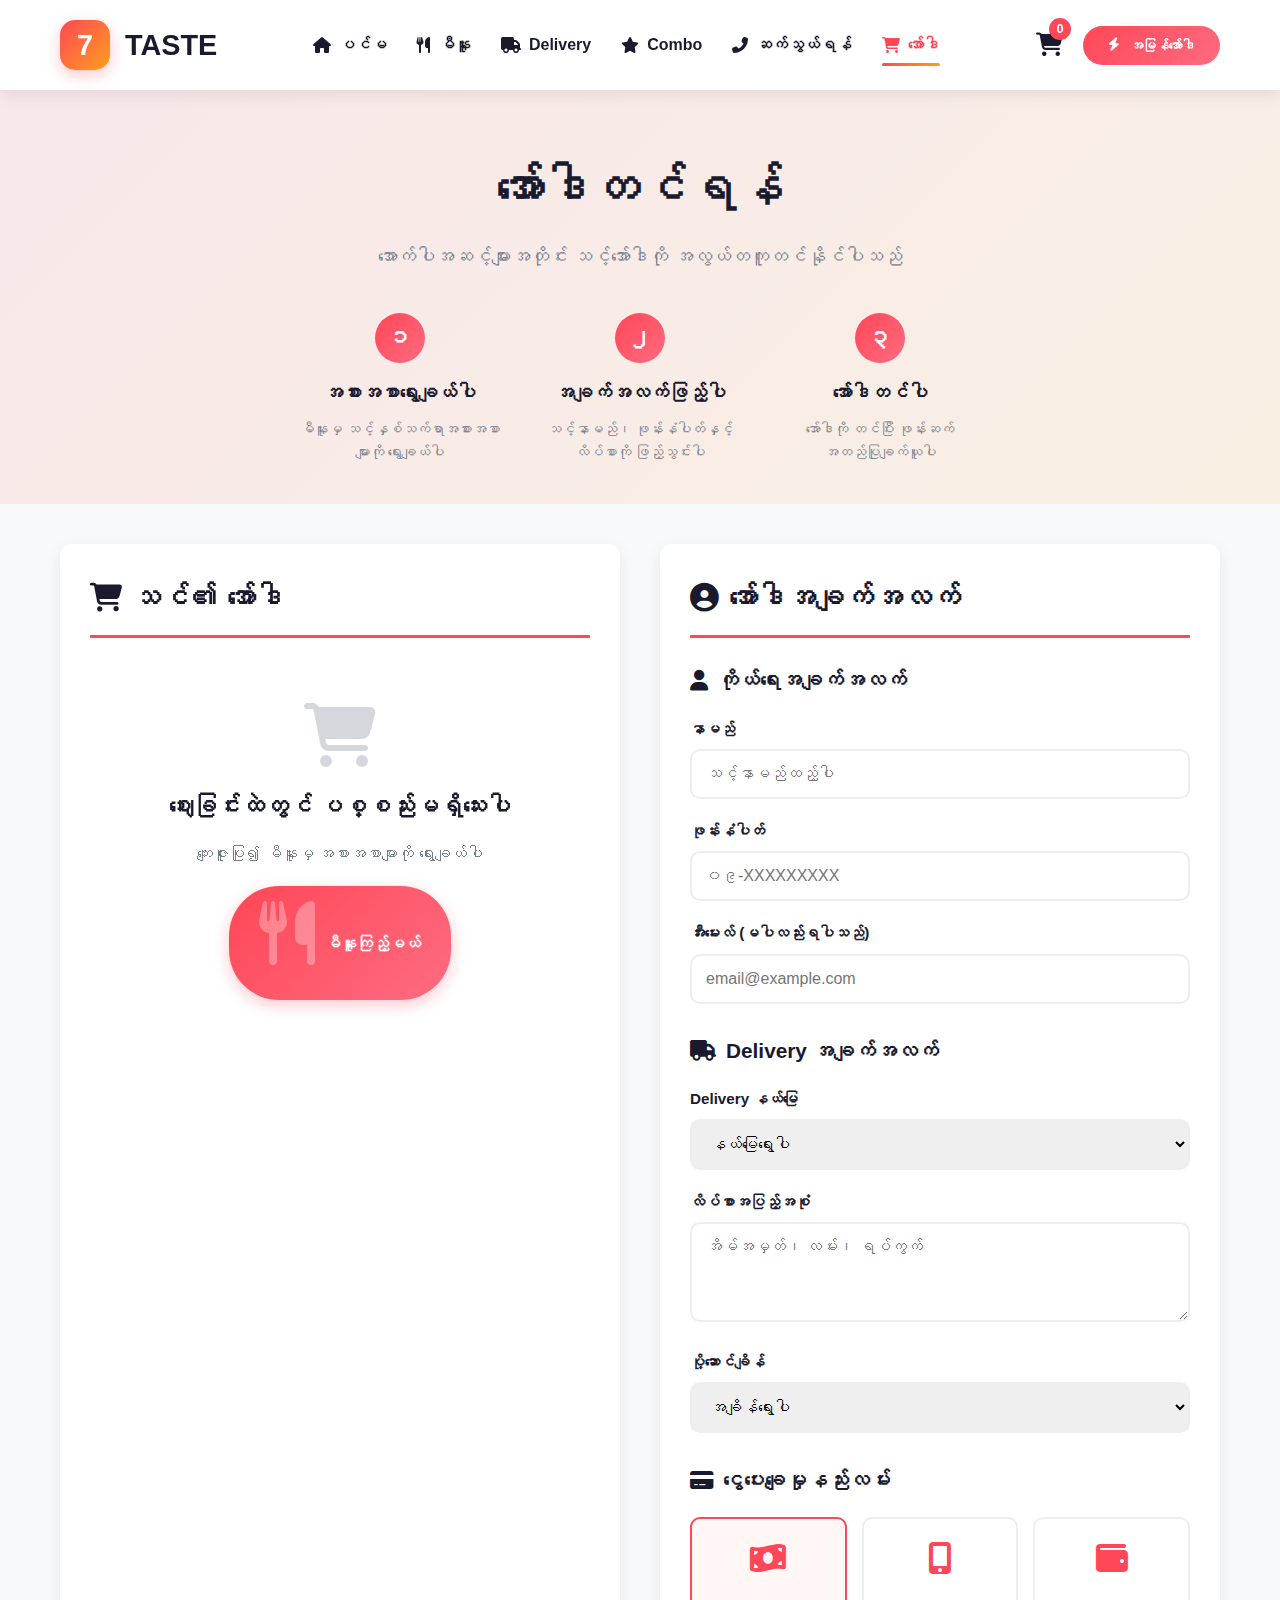
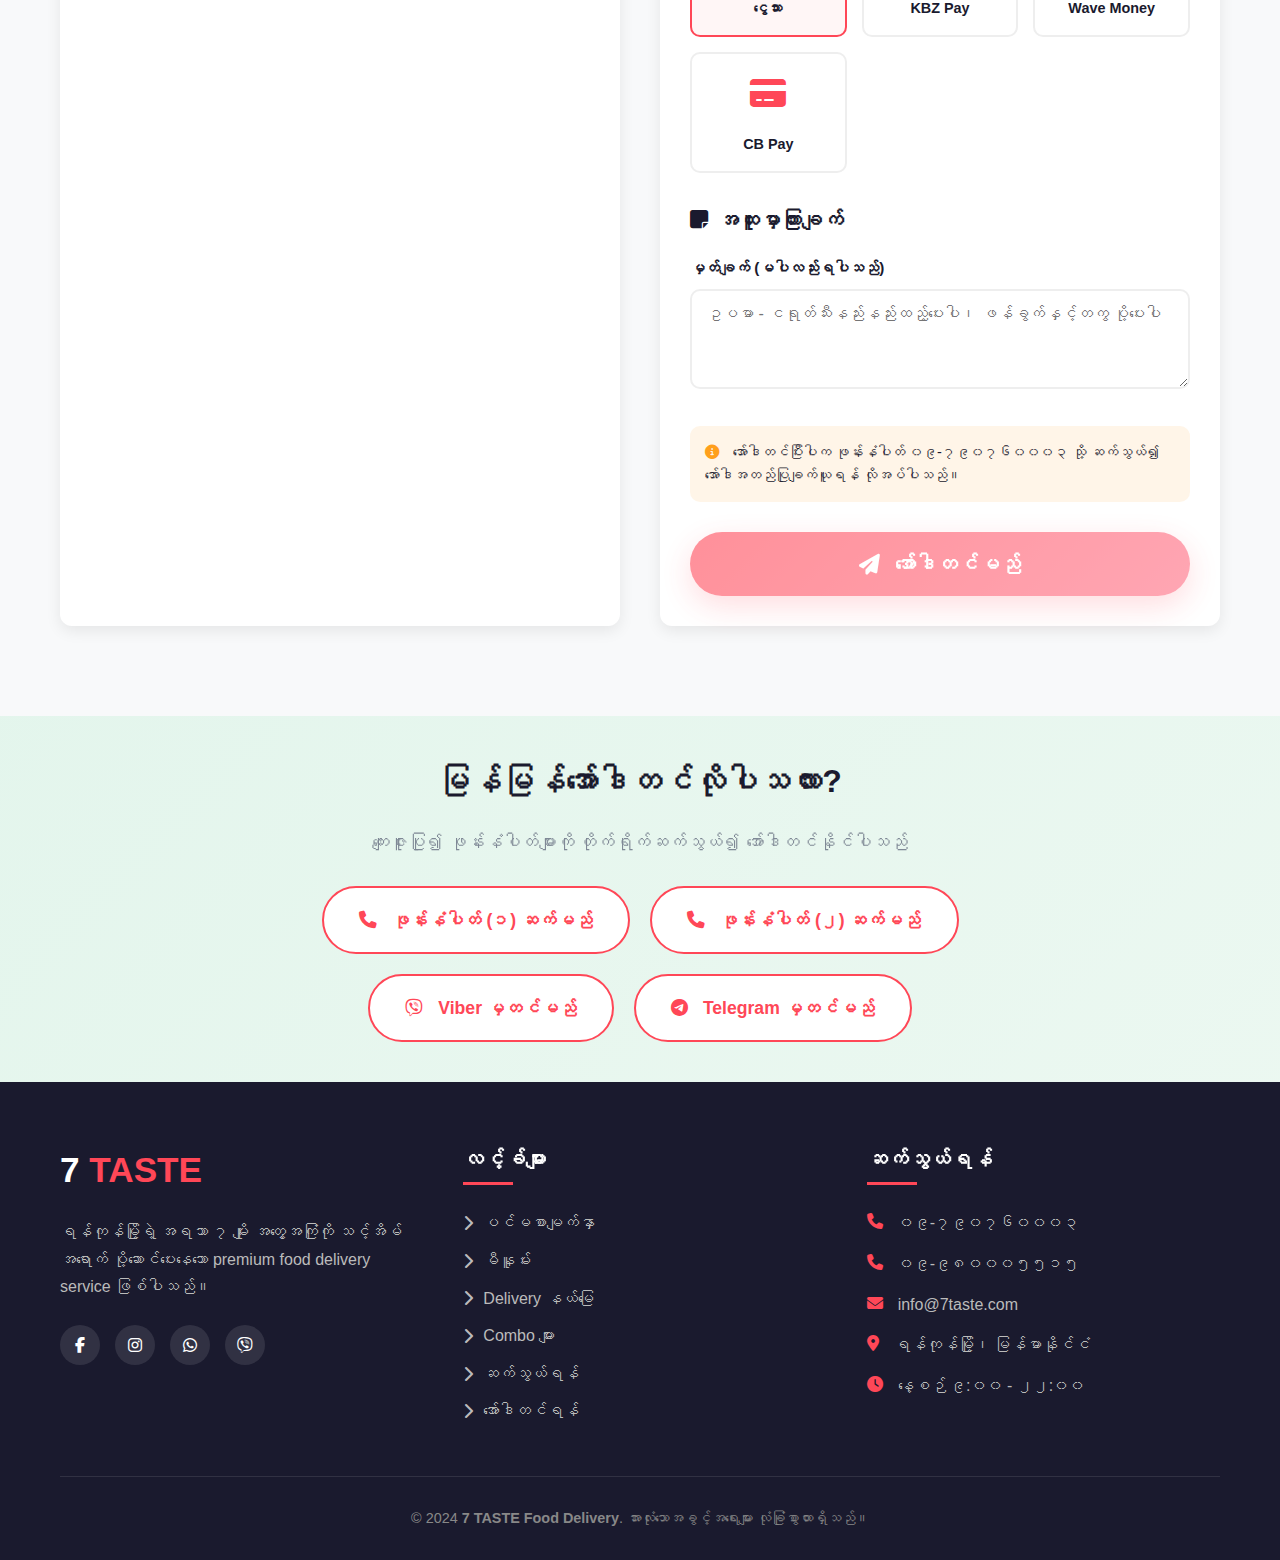
<file: order.html>
<!DOCTYPE html>
<html lang="my">
<head>
    <meta charset="UTF-8">
    <meta name="viewport" content="width=device-width, initial-scale=1.0">
    <title>အော်ဒါတင်ရန် - 7 Taste</title>
    <link rel="stylesheet" href="https://cdnjs.cloudflare.com/ajax/libs/font-awesome/6.4.0/css/all.min.css">
    <link rel="stylesheet" href="styles.css">
    <link rel="stylesheet" href="order.css">
</head>
<body>
    <!-- Navigation Header -->
    <header class="main-header">
        <div class="container">
            <nav class="navbar">
                <div class="logo">
                    <a href="index.html" class="logo-link">
                        <div class="logo-circle">7</div>
                        <span class="logo-text">TASTE</span>
                    </a>
                </div>
                
                <ul class="nav-menu">
                    <li><a href="index.html" class="nav-link"><i class="fas fa-home"></i> ပင်မ</a></li>
                    <li><a href="menu.html" class="nav-link"><i class="fas fa-utensils"></i> မီနူး</a></li>
                    <li><a href="delivery.html" class="nav-link"><i class="fas fa-truck"></i> Delivery</a></li>
                    <li><a href="combos.html" class="nav-link"><i class="fas fa-star"></i> Combo</a></li>
                    <li><a href="contact.html" class="nav-link"><i class="fas fa-phone-alt"></i> ဆက်သွယ်ရန်</a></li>
                    <li><a href="order.html" class="nav-link active"><i class="fas fa-shopping-cart"></i> အော်ဒါ</a></li>
                </ul>
                
                <div class="nav-actions">
                    <a href="order.html" class="cart-btn">
                        <i class="fas fa-shopping-cart"></i>
                        <span class="cart-count">0</span>
                    </a>
                    <button class="order-btn" onclick="window.location.href='order.html'">
                        <i class="fas fa-bolt"></i>
                        အမြန်အော်ဒါ
                    </button>
                </div>
            </nav>
        </div>
    </header>

    <!-- Order Hero Section -->
    <section class="order-hero">
        <div class="container">
            <h1 class="order-title">အော်ဒါတင်ရန်</h1>
            <p class="order-subtitle">အောက်ပါအဆင့်များအတိုင်း သင့်အော်ဒါကို အလွယ်တကူတင်နိုင်ပါသည်</p>
            
            <div class="order-steps">
                <div class="order-step">
                    <div class="step-number">၁</div>
                    <h3>အစားအစာရွေးချယ်ပါ</h3>
                    <p>မီနူးမှ သင့်နှစ်သက်ရာအစားအစာများကို ရွေးချယ်ပါ</p>
                </div>
                
                <div class="order-step">
                    <div class="step-number">၂</div>
                    <h3>အချက်အလက်ဖြည့်ပါ</h3>
                    <p>သင့်နာမည်၊ ဖုန်းနံပါတ်နှင့် လိပ်စာကို ဖြည့်သွင်းပါ</p>
                </div>
                
                <div class="order-step">
                    <div class="step-number">၃</div>
                    <h3>အော်ဒါတင်ပါ</h3>
                    <p>အော်ဒါကို တင်ပြီး ဖုန်းဆက်အတည်ပြုချက်ယူပါ</p>
                </div>
            </div>
        </div>
    </section>

    <!-- Order Section -->
    <section class="order-section">
        <div class="container order-container">
            <div class="order-grid">
                <!-- Order Summary -->
                <div class="order-summary-card">
                    <h2><i class="fas fa-shopping-cart"></i> သင်၏ အော်ဒါ</h2>
                    
                    <div class="order-items-list" id="orderItems">
                        <!-- Order items will be loaded by JavaScript -->
                    </div>
                    
                    <div class="order-totals" id="orderTotals" style="display: none;">
                        <div class="total-row">
                            <span>အစားအစာစုစုပေါင်း</span>
                            <span id="subtotal">၀ ကျပ်</span>
                        </div>
                        <div class="total-row">
                            <span>Delivery ခများ</span>
                            <span id="deliveryFee">၀ ကျပ်</span>
                        </div>
                        <div class="total-row grand-total">
                            <span>စုစုပေါင်း</span>
                            <span id="grandTotal">၀ ကျပ်</span>
                        </div>
                    </div>
                </div>
                
                <!-- Order Form -->
                <div class="order-form-card">
                    <h2><i class="fas fa-user-circle"></i> အော်ဒါအချက်အလက်</h2>
                    
                    <form id="orderForm">
                        <!-- Customer Information -->
                        <div class="form-section">
                            <h3><i class="fas fa-user"></i> ကိုယ်ရေးအချက်အလက်</h3>
                            
                            <div class="form-group">
                                <label for="customerName">နာမည်</label>
                                <input type="text" id="customerName" name="customerName" placeholder="သင့်နာမည်ထည့်ပါ" required>
                            </div>
                            
                            <div class="form-group">
                                <label for="customerPhone">ဖုန်းနံပါတ်</label>
                                <input type="tel" id="customerPhone" name="customerPhone" placeholder="၀၉-XXXXXXXXX" required>
                            </div>
                            
                            <div class="form-group">
                                <label for="customerEmail">အီးမေးလ် (မပါလည်းရပါသည်)</label>
                                <input type="email" id="customerEmail" name="customerEmail" placeholder="email@example.com">
                            </div>
                        </div>
                        
                        <!-- Delivery Information -->
                        <div class="form-section">
                            <h3><i class="fas fa-truck"></i> Delivery အချက်အလက်</h3>
                            
                            <div class="form-group">
                                <label for="deliveryArea">Delivery နယ်မြေ</label>
                                <select id="deliveryArea" name="deliveryArea" required>
                                    <option value="">နယ်မြေရွေးပါ</option>
                                    <option value="လှိုင်">လှိုင်</option>
                                    <option value="စမ်းချောင်း">စမ်းချောင်း</option>
                                    <option value="ကမာရွတ်">ကမာရွတ်</option>
                                    <option value="မရမ်းကုန်း">မရမ်းကုန်း</option>
                                </select>
                            </div>
                            
                            <div class="form-group">
                                <label for="deliveryAddress">လိပ်စာအပြည့်အစုံ</label>
                                <textarea id="deliveryAddress" name="deliveryAddress" placeholder="အိမ်အမှတ်၊ လမ်း၊ ရပ်ကွက်" required></textarea>
                            </div>
                            
                            <div class="form-group">
                                <label for="deliveryTime">ပို့ဆောင်ချိန်</label>
                                <select id="deliveryTime" name="deliveryTime" required>
                                    <option value="">အချိန်ရွေးပါ</option>
                                    <option value="အမြန်ဆုံး">အမြန်ဆုံး</option>
                                    <option value="၃၀ မိနစ်အတွင်း">၃၀ မိနစ်အတွင်း</option>
                                    <option value="၁ နာရီအတွင်း">၁ နာရီအတွင်း</option>
                                    <option value="၂ နာရီအတွင်း">၂ နာရီအတွင်း</option>
                                    <option value="ည ၆ နာရီကြား">ည ၆ နာရီကြား</option>
                                </select>
                            </div>
                        </div>
                        
                        <!-- Payment Method -->
                        <div class="form-section">
                            <h3><i class="fas fa-credit-card"></i> ငွေပေးချေမှုနည်းလမ်း</h3>
                            
                            <div class="payment-methods">
                                <div class="payment-method selected" data-method="cash">
                                    <div class="payment-icon">
                                        <i class="fas fa-money-bill-wave"></i>
                                    </div>
                                    <span>ငွေသား</span>
                                </div>
                                
                                <div class="payment-method" data-method="kbz">
                                    <div class="payment-icon">
                                        <i class="fas fa-mobile-alt"></i>
                                    </div>
                                    <span>KBZ Pay</span>
                                </div>
                                
                                <div class="payment-method" data-method="wave">
                                    <div class="payment-icon">
                                        <i class="fas fa-wallet"></i>
                                    </div>
                                    <span>Wave Money</span>
                                </div>
                                
                                <div class="payment-method" data-method="cb">
                                    <div class="payment-icon">
                                        <i class="fas fa-credit-card"></i>
                                    </div>
                                    <span>CB Pay</span>
                                </div>
                            </div>
                            
                            <input type="hidden" id="paymentMethod" name="paymentMethod" value="cash" required>
                        </div>
                        
                        <!-- Order Notes -->
                        <div class="form-section">
                            <h3><i class="fas fa-sticky-note"></i> အထူးမှာကြားချက်</h3>
                            
                            <div class="form-group">
                                <label for="orderNotes">မှတ်ချက် (မပါလည်းရပါသည်)</label>
                                <textarea id="orderNotes" name="orderNotes" placeholder="ဥပမာ - ငရုတ်သီးနည်းနည်းထည့်ပေးပါ၊ ဖန်ခွက်နှင့်တကွ ပို့ပေးပါ"></textarea>
                            </div>
                        </div>
                        
                        <!-- Form Note -->
                        <div class="form-note">
                            <i class="fas fa-info-circle"></i>
                            အော်ဒါတင်ပြီးပါက ဖုန်းနံပါတ် ၀၉-၇၉၀၇၆၀၀၀၃ သို့ ဆက်သွယ်၍ အော်ဒါအတည်ပြုချက်ယူရန် လိုအပ်ပါသည်။
                        </div>
                        
                        <button type="submit" class="submit-order-btn" id="submitOrderBtn" disabled>
                            <i class="fas fa-paper-plane"></i>
                            အော်ဒါတင်မည်
                        </button>
                    </form>
                </div>
            </div>
        </div>
    </section>

    <!-- Quick Order Options -->
    <section class="quick-order-options">
        <div class="container">
            <div class="quick-order-box">
                <h2>မြန်မြန်အော်ဒါတင်လိုပါသလား?</h2>
                <p>ကျေးဇူးပြု၍ ဖုန်းနံပါတ်များကို တိုက်ရိုက်ဆက်သွယ်၍ အော်ဒါတင်နိုင်ပါသည်</p>
                
                <div class="quick-buttons">
                    <a href="tel:09790760003" class="quick-btn">
                        <i class="fas fa-phone"></i>
                        ဖုန်းနံပါတ် (၁) ဆက်မည်
                    </a>
                    
                    <a href="tel:09980005515" class="quick-btn">
                        <i class="fas fa-phone"></i>
                        ဖုန်းနံပါတ် (၂) ဆက်မည်
                    </a>
                    
                   <a href="viber://contact?number=959790760003" class="quick-btn">
    <i class="fab fa-viber"></i>
    Viber မှတင်မည်
</a>
<a href="https://t.me/seven_taste_bot" class="quick-btn">
    <i class="fab fa-telegram"></i>
    Telegram မှတင်မည်
</a>
                </div>
            </div>
        </div>
    </section>

    <!-- Footer -->
    <footer class="main-footer">
        <div class="container">
            <div class="footer-content">
                <div class="footer-section">
                    <div class="footer-logo">7 <span>TASTE</span></div>
                    <p>ရန်ကုန်မြို့ရဲ့ အရသာ ၇ မျိုး အတွေ့အကြုံကို သင့်အိမ်အရောက် ပို့ဆောင်ပေးနေသော premium food delivery service ဖြစ်ပါသည်။</p>
                    <div class="social-links">
                        <a href="https://facebook.com" class="social-link" target="_blank"><i class="fab fa-facebook-f"></i></a>
                        <a href="https://instagram.com" class="social-link" target="_blank"><i class="fab fa-instagram"></i></a>
                        <a href="https://wa.me/959790760003" class="social-link" target="_blank"><i class="fab fa-whatsapp"></i></a>
                        <a href="viber://chat?number=959790760003" class="social-link" target="_blank"><i class="fab fa-viber"></i></a>
                    </div>
                </div>
                
                <div class="footer-section">
                    <h3>လင့်ခ်များ</h3>
                    <ul class="footer-links">
                        <li><a href="index.html"><i class="fas fa-chevron-right"></i> ပင်မစာမျက်နှာ</a></li>
                        <li><a href="menu.html"><i class="fas fa-chevron-right"></i> မီနူမ်း</a></li>
                        <li><a href="delivery.html"><i class="fas fa-chevron-right"></i> Delivery နယ်မြေ</a></li>
                        <li><a href="combos.html"><i class="fas fa-chevron-right"></i> Combo များ</a></li>
                        <li><a href="contact.html"><i class="fas fa-chevron-right"></i> ဆက်သွယ်ရန်</a></li>
                        <li><a href="order.html"><i class="fas fa-chevron-right"></i> အော်ဒါတင်ရန်</a></li>
                    </ul>
                </div>
                
                <div class="footer-section">
                    <h3>ဆက်သွယ်ရန်</h3>
                    <ul class="contact-info">
                        <li><i class="fas fa-phone"></i> <a href="tel:09790760003">၀၉-၇၉၀၇၆၀၀၀၃</a></li>
                        <li><i class="fas fa-phone"></i> <a href="tel:09980005515">၀၉-၉၈၀၀၀၅၅၁၅</a></li>
                        <li><i class="fas fa-envelope"></i> <a href="mailto:info@7taste.com">info@7taste.com</a></li>
                        <li><i class="fas fa-map-marker-alt"></i> ရန်ကုန်မြို့၊ မြန်မာနိုင်ငံ</li>
                        <li><i class="fas fa-clock"></i> နေ့စဉ် ၉:၀၀ - ၂၂:၀၀</li>
                    </ul>
                </div>
            </div>
            
            <div class="footer-bottom">
                <p>© 2024 <strong>7 TASTE Food Delivery</strong>. အားလုံးသောအခွင့်အရေးများ လုံခြုံစွာထားရှိသည်။</p>
            </div>
        </div>
    </footer>

    <script src="script.js"></script>
</body>
</html>
</file>
<file: styles.css>
:root {
    --primary: #FF4757;
    --primary-light: #FF6B81;
    --primary-dark: #E84118;
    --secondary: #FF9F1C;
    --secondary-light: #FFB142;
    --accent: #2ED573;
    --accent-light: #7BED9F;
    --dark: #1A1A2E;
    --dark-light: #2D2D44;
    --light: #F8F9FA;
    --gray: #747D8C;
    --gold: #FFD32D;
    --shadow: 0 5px 15px rgba(0, 0, 0, 0.08);
    --shadow-heavy: 0 10px 30px rgba(0, 0, 0, 0.15);
    --transition: all 0.3s ease;
    --border-radius: 12px;
}

* {
    margin: 0;
    padding: 0;
    box-sizing: border-box;
    font-family: 'Poppins', 'Pyidaungsu', sans-serif;
}

html {
    scroll-behavior: smooth;
}

body {
    background-color: var(--light);
    color: var(--dark);
    line-height: 1.6;
}

.container {
    max-width: 1200px;
    margin: 0 auto;
    padding: 0 20px;
}

/* Header Styles */
.main-header {
    background: white;
    box-shadow: var(--shadow);
    position: sticky;
    top: 0;
    z-index: 1000;
}

.navbar {
    display: flex;
    justify-content: space-between;
    align-items: center;
    padding: 20px 0;
}

.logo-link {
    display: flex;
    align-items: center;
    gap: 15px;
    text-decoration: none;
    color: var(--dark);
}

.logo-circle {
    width: 50px;
    height: 50px;
    background: linear-gradient(135deg, var(--primary), var(--secondary));
    border-radius: 15px;
    display: flex;
    align-items: center;
    justify-content: center;
    color: white;
    font-size: 1.8rem;
    font-weight: 900;
    box-shadow: 0 5px 15px rgba(255, 71, 87, 0.3);
}

.logo-text {
    font-size: 1.8rem;
    font-weight: 900;
}

.nav-menu {
    display: flex;
    list-style: none;
    gap: 30px;
}

.nav-link {
    text-decoration: none;
    color: var(--dark);
    font-weight: 600;
    padding: 8px 0;
    position: relative;
    transition: var(--transition);
    display: flex;
    align-items: center;
    gap: 8px;
}

.nav-link:hover,
.nav-link.active {
    color: var(--primary);
}

.nav-link.active::after {
    content: '';
    position: absolute;
    bottom: 0;
    left: 0;
    width: 100%;
    height: 3px;
    background: linear-gradient(to right, var(--primary), var(--secondary));
    border-radius: 3px;
}

.nav-actions {
    display: flex;
    align-items: center;
    gap: 20px;
}

.cart-btn {
    position: relative;
    background: none;
    border: none;
    font-size: 1.5rem;
    color: var(--dark);
    cursor: pointer;
    text-decoration: none;
}

.cart-count {
    position: absolute;
    top: -8px;
    right: -8px;
    background: var(--primary);
    color: white;
    font-size: 0.8rem;
    width: 22px;
    height: 22px;
    border-radius: 50%;
    display: flex;
    align-items: center;
    justify-content: center;
    font-weight: 700;
}

.order-btn {
    background: linear-gradient(135deg, var(--primary), var(--primary-light));
    color: white;
    border: none;
    padding: 12px 25px;
    border-radius: 50px;
    font-weight: 600;
    cursor: pointer;
    transition: var(--transition);
    display: flex;
    align-items: center;
    gap: 10px;
}

.order-btn:hover {
    transform: translateY(-3px);
    box-shadow: 0 10px 20px rgba(255, 71, 87, 0.3);
}

/* Hero Section */
.hero-section {
    padding: 80px 0;
    background: linear-gradient(135deg, rgba(255, 71, 87, 0.05), rgba(255, 159, 28, 0.05));
}

.hero-content {
    display: grid;
    grid-template-columns: 1fr 1fr;
    gap: 60px;
    align-items: center;
}

.hero-title {
    font-size: 3.5rem;
    font-weight: 900;
    line-height: 1.2;
    margin-bottom: 20px;
}

.highlight {
    color: var(--primary);
    position: relative;
}

.highlight::after {
    content: '';
    position: absolute;
    bottom: 5px;
    left: 0;
    width: 100%;
    height: 8px;
    background: var(--accent-light);
    z-index: -1;
    opacity: 0.5;
}

.hero-subtitle {
    font-size: 1.2rem;
    color: var(--gray);
    margin-bottom: 30px;
}

.hero-buttons {
    display: flex;
    gap: 20px;
    margin-top: 30px;
}

.btn {
    padding: 15px 30px;
    border-radius: 50px;
    font-weight: 600;
    text-decoration: none;
    display: inline-flex;
    align-items: center;
    gap: 10px;
    transition: var(--transition);
    border: none;
    cursor: pointer;
    font-size: 1rem;
}

.btn-primary {
    background: linear-gradient(135deg, var(--primary), var(--primary-light));
    color: white;
    box-shadow: 0 5px 15px rgba(255, 71, 87, 0.3);
}

.btn-primary:hover {
    transform: translateY(-5px);
    box-shadow: 0 10px 25px rgba(255, 71, 87, 0.4);
}

.btn-secondary {
    background: white;
    color: var(--dark);
    box-shadow: 0 5px 15px rgba(0, 0, 0, 0.1);
}

.btn-secondary:hover {
    transform: translateY(-5px);
    box-shadow: 0 10px 25px rgba(0, 0, 0, 0.15);
}

.btn-outline {
    background: transparent;
    color: var(--primary);
    border: 2px solid var(--primary);
}

.btn-outline:hover {
    background: var(--primary);
    color: white;
}

.hero-image {
    text-align: center;
}

.hero-img {
    width: 100%;
    max-width: 500px;
    border-radius: var(--border-radius);
    box-shadow: var(--shadow-heavy);
}

/* Section Styles */
.section-title {
    font-size: 2.5rem;
    font-weight: 800;
    text-align: center;
    margin-bottom: 20px;
    color: var(--dark);
}

.section-subtitle {
    text-align: center;
    color: var(--gray);
    margin-bottom: 40px;
    max-width: 600px;
    margin-left: auto;
    margin-right: auto;
}

.text-center {
    text-align: center;
}

/* Features Section */
.features-section {
    padding: 80px 0;
    background: white;
}

.features-grid {
    display: grid;
    grid-template-columns: repeat(auto-fit, minmax(250px, 1fr));
    gap: 30px;
    margin-top: 40px;
}

.feature-card {
    text-align: center;
    padding: 30px;
    border-radius: var(--border-radius);
    background: var(--light);
    transition: var(--transition);
}

.feature-card:hover {
    transform: translateY(-10px);
    box-shadow: var(--shadow-heavy);
}

.feature-icon {
    width: 70px;
    height: 70px;
    background: linear-gradient(135deg, var(--primary), var(--primary-light));
    border-radius: 50%;
    display: flex;
    align-items: center;
    justify-content: center;
    margin: 0 auto 20px;
    color: white;
    font-size: 1.8rem;
}

.feature-card h3 {
    font-size: 1.4rem;
    margin-bottom: 15px;
    color: var(--dark);
}

/* Menu Preview */
.menu-preview {
    padding: 80px 0;
    background: linear-gradient(135deg, rgba(255, 71, 87, 0.02), rgba(255, 159, 28, 0.02));
}

.section-header {
    display: flex;
    justify-content: space-between;
    align-items: center;
    margin-bottom: 40px;
}

.view-all {
    color: var(--primary);
    text-decoration: none;
    font-weight: 600;
    display: flex;
    align-items: center;
    gap: 8px;
}

.menu-grid {
    display: grid;
    grid-template-columns: repeat(auto-fit, minmax(300px, 1fr));
    gap: 30px;
}

.menu-item {
    background: white;
    border-radius: var(--border-radius);
    overflow: hidden;
    box-shadow: var(--shadow);
    transition: var(--transition);
}

.menu-item:hover {
    transform: translateY(-10px);
    box-shadow: var(--shadow-heavy);
}

.menu-item-img {
    width: 100%;
    height: 200px;
    object-fit: cover;
}

.menu-item-content {
    padding: 25px;
}

.menu-item h3 {
    font-size: 1.3rem;
    margin-bottom: 10px;
    color: var(--dark);
}

.menu-item p {
    color: var(--gray);
    margin-bottom: 20px;
    font-size: 0.95rem;
}

.menu-item-footer {
    display: flex;
    justify-content: space-between;
    align-items: center;
}

.price {
    font-size: 1.5rem;
    font-weight: 800;
    color: var(--primary);
}

.order-now {
    background: linear-gradient(135deg, var(--primary), var(--primary-light));
    color: white;
    padding: 8px 20px;
    border-radius: 50px;
    text-decoration: none;
    font-weight: 600;
    font-size: 0.9rem;
    transition: var(--transition);
}

.order-now:hover {
    transform: scale(1.05);
}

/* Page Header */
.page-header {
    padding: 60px 0 40px;
    background: linear-gradient(135deg, rgba(255, 71, 87, 0.05), rgba(255, 159, 28, 0.05));
    text-align: center;
}

.page-title {
    font-size: 3rem;
    font-weight: 900;
    color: var(--dark);
    margin-bottom: 15px;
}

.page-subtitle {
    font-size: 1.2rem;
    color: var(--gray);
    max-width: 600px;
    margin: 0 auto;
}

/* Menu Categories */
.menu-categories {
    padding: 30px 0;
    background: white;
    border-bottom: 1px solid rgba(0, 0, 0, 0.1);
}

.categories-nav {
    display: flex;
    gap: 15px;
    overflow-x: auto;
    padding: 10px 0;
}

.category-btn {
    background: var(--light);
    border: 2px solid #eee;
    padding: 12px 25px;
    border-radius: 50px;
    font-weight: 600;
    cursor: pointer;
    transition: var(--transition);
    white-space: nowrap;
}

.category-btn:hover,
.category-btn.active {
    background: linear-gradient(135deg, var(--primary), var(--primary-light));
    color: white;
    border-color: transparent;
}

/* Menu Items */
.menu-items-section {
    padding: 60px 0;
}

.menu-items-grid {
    display: grid;
    grid-template-columns: repeat(auto-fill, minmax(300px, 1fr));
    gap: 30px;
}

.menu-item-card {
    background: white;
    border-radius: var(--border-radius);
    overflow: hidden;
    box-shadow: var(--shadow);
    transition: var(--transition);
    position: relative;
}

.menu-item-card:hover {
    transform: translateY(-10px);
    box-shadow: var(--shadow-heavy);
}

.menu-badge {
    position: absolute;
    top: 15px;
    right: 15px;
    background: var(--gold);
    color: var(--dark);
    padding: 5px 15px;
    border-radius: 50px;
    font-size: 0.8rem;
    font-weight: 700;
    z-index: 2;
}

.menu-item-image {
    width: 100%;
    height: 200px;
    object-fit: cover;
}

.menu-item-details {
    padding: 20px;
}

.menu-item-details h3 {
    font-size: 1.3rem;
    margin-bottom: 10px;
    color: var(--dark);
}

.menu-item-details p {
    color: var(--gray);
    margin-bottom: 20px;
    font-size: 0.95rem;
}

.menu-item-footer {
    display: flex;
    justify-content: space-between;
    align-items: center;
}

.item-price {
    font-size: 1.5rem;
    font-weight: 800;
    color: var(--primary);
}

.add-to-cart-btn {
    background: linear-gradient(135deg, var(--primary), var(--primary-light));
    color: white;
    border: none;
    padding: 10px 20px;
    border-radius: 50px;
    font-weight: 600;
    cursor: pointer;
    transition: var(--transition);
    display: flex;
    align-items: center;
    gap: 8px;
}

.add-to-cart-btn:hover {
    transform: scale(1.05);
}

/* Quick Order Section */
.quick-order-section {
    padding: 80px 0;
    background: linear-gradient(135deg, var(--primary), var(--secondary));
    color: white;
    text-align: center;
}

.quick-order-box {
    max-width: 600px;
    margin: 0 auto;
}

.quick-order-box h2 {
    font-size: 2.2rem;
    margin-bottom: 20px;
}

.quick-order-box p {
    font-size: 1.1rem;
    margin-bottom: 30px;
    opacity: 0.9;
}

.phone-buttons {
    display: flex;
    gap: 20px;
    justify-content: center;
    margin: 30px 0;
    flex-wrap: wrap;
}

.phone-btn {
    background: white;
    color: var(--primary);
    padding: 15px 30px;
    border-radius: 50px;
    text-decoration: none;
    font-weight: 700;
    font-size: 1.1rem;
    display: flex;
    align-items: center;
    gap: 10px;
    transition: var(--transition);
}

.phone-btn:hover {
    transform: translateY(-5px);
    box-shadow: 0 10px 20px rgba(0, 0, 0, 0.2);
}

.text-link {
    color: white;
    text-decoration: underline;
    font-weight: 600;
}

/* Footer */
.main-footer {
    background: var(--dark);
    color: white;
    padding: 60px 0 30px;
}

.footer-content {
    display: grid;
    grid-template-columns: repeat(auto-fit, minmax(250px, 1fr));
    gap: 50px;
    margin-bottom: 40px;
}

.footer-logo {
    font-size: 2.2rem;
    font-weight: 900;
    margin-bottom: 20px;
    color: white;
}

.footer-logo span {
    color: var(--primary);
}

.footer-section p {
    color: #bbb;
    margin-bottom: 25px;
    line-height: 1.7;
}

.social-links {
    display: flex;
    gap: 15px;
}

.social-link {
    width: 40px;
    height: 40px;
    border-radius: 50%;
    background: rgba(255, 255, 255, 0.1);
    color: white;
    display: flex;
    align-items: center;
    justify-content: center;
    text-decoration: none;
    transition: var(--transition);
}

.social-link:hover {
    background: var(--primary);
    transform: translateY(-5px);
}

.footer-section h3 {
    font-size: 1.3rem;
    margin-bottom: 25px;
    color: white;
    position: relative;
    padding-bottom: 10px;
}

.footer-section h3::after {
    content: '';
    position: absolute;
    bottom: 0;
    left: 0;
    width: 50px;
    height: 3px;
    background: var(--primary);
}

.footer-links {
    list-style: none;
}

.footer-links li {
    margin-bottom: 12px;
}

.footer-links a {
    color: #bbb;
    text-decoration: none;
    transition: var(--transition);
    display: flex;
    align-items: center;
    gap: 10px;
}

.footer-links a:hover {
    color: var(--primary);
    padding-left: 10px;
}

.contact-info {
    list-style: none;
}

.contact-info li {
    margin-bottom: 15px;
    display: flex;
    align-items: flex-start;
    gap: 15px;
    color: #bbb;
}

.contact-info i {
    color: var(--primary);
    margin-top: 3px;
}

.contact-info a {
    color: #bbb;
    text-decoration: none;
    transition: var(--transition);
}

.contact-info a:hover {
    color: var(--primary);
}

.footer-bottom {
    text-align: center;
    padding-top: 30px;
    border-top: 1px solid rgba(255, 255, 255, 0.1);
    color: #888;
    font-size: 0.9rem;
}

/* Notification */
.notification {
    position: fixed;
    top: 30px;
    right: 30px;
    background: linear-gradient(135deg, #2ED573, #7BED9F);
    color: white;
    padding: 20px 30px;
    border-radius: 15px;
    box-shadow: 0 10px 30px rgba(0, 0, 0, 0.2);
    z-index: 9999;
    transform: translateX(400px);
    transition: transform 0.5s cubic-bezier(0.68, -0.55, 0.265, 1.55);
    font-weight: 600;
    max-width: 350px;
    border-left: 5px solid #2ED573;
}

.notification-error {
    background: linear-gradient(135deg, #FF4757, #FF6B81);
    border-left-color: #FF4757;
}

/* Responsive */
@media (max-width: 992px) {
    .hero-content {
        grid-template-columns: 1fr;
        text-align: center;
    }
    
    .hero-title {
        font-size: 2.8rem;
    }
    
    .navbar {
        flex-direction: column;
        gap: 20px;
    }
    
    .nav-menu {
        flex-wrap: wrap;
        justify-content: center;
    }
    
    .features-grid {
        grid-template-columns: repeat(2, 1fr);
    }
}

@media (max-width: 768px) {
    .hero-title {
        font-size: 2.2rem;
    }
    
    .section-title {
        font-size: 2rem;
    }
    
    .features-grid {
        grid-template-columns: 1fr;
    }
    
    .menu-grid,
    .menu-items-grid {
        grid-template-columns: 1fr;
    }
    
    .hero-buttons {
        flex-direction: column;
        align-items: center;
    }
    
    .btn {
        width: 100%;
        max-width: 300px;
        justify-content: center;
    }
    
    .phone-buttons {
        flex-direction: column;
        align-items: center;
    }
    
    .phone-btn {
        width: 100%;
        max-width: 300px;
        justify-content: center;
    }
}

@media (max-width: 480px) {
    .hero-title {
        font-size: 1.8rem;
    }
    
    .page-title {
        font-size: 2.2rem;
    }
    
    .nav-menu {
        gap: 15px;
    }
    
    .nav-link {
        font-size: 0.9rem;
    }
    
    .order-btn {
        padding: 10px 20px;
        font-size: 0.9rem;
    }
}
</file>
<file: contact.css>
/* Contact Page Specific Styles */
.contact-hero {
    background: linear-gradient(135deg, rgba(255, 71, 87, 0.1), rgba(46, 213, 115, 0.1));
    padding: 80px 0;
    text-align: center;
}

.contact-title {
    font-size: 3rem;
    font-weight: 900;
    color: var(--dark);
    margin-bottom: 15px;
}

.contact-subtitle {
    font-size: 1.2rem;
    color: var(--gray);
    max-width: 600px;
    margin: 0 auto 40px;
}

.contact-highlight {
    background: linear-gradient(135deg, var(--primary), var(--accent));
    color: white;
    padding: 10px 25px;
    border-radius: 50px;
    display: inline-block;
    font-weight: 700;
    margin-bottom: 30px;
    font-size: 1.1rem;
}

.contact-container {
    max-width: 1200px;
    margin: 0 auto;
}

.contact-grid {
    display: grid;
    grid-template-columns: 1fr 1fr;
    gap: 50px;
    margin: 60px 0;
}

.contact-info-card {
    background: white;
    border-radius: var(--border-radius);
    padding: 40px;
    box-shadow: var(--shadow);
    height: 100%;
}

.contact-info-card h2 {
    color: var(--dark);
    margin-bottom: 30px;
    padding-bottom: 15px;
    border-bottom: 3px solid var(--primary);
    font-size: 1.8rem;
}

.contact-method {
    display: flex;
    align-items: flex-start;
    gap: 20px;
    margin-bottom: 30px;
    padding-bottom: 20px;
    border-bottom: 1px solid rgba(0, 0, 0, 0.1);
}

.contact-method:last-child {
    border-bottom: none;
    margin-bottom: 0;
    padding-bottom: 0;
}

.contact-icon-wrapper {
    width: 60px;
    height: 60px;
    background: linear-gradient(135deg, var(--primary), var(--primary-light));
    border-radius: 50%;
    display: flex;
    align-items: center;
    justify-content: center;
    color: white;
    font-size: 1.5rem;
    flex-shrink: 0;
}

.contact-details {
    flex: 1;
}

.contact-details h3 {
    font-size: 1.3rem;
    margin-bottom: 5px;
    color: var(--dark);
}

.contact-details p {
    color: var(--gray);
    margin-bottom: 10px;
    font-size: 0.95rem;
}

.contact-number {
    font-size: 1.4rem;
    font-weight: 800;
    color: var(--primary);
    margin: 10px 0;
    display: block;
    text-align: left;
}

.contact-buttons {
    margin-top: 15px;
    display: flex;
    gap: 10px;
    flex-wrap: wrap;
}

.contact-btn {
    background: linear-gradient(135deg, var(--primary), var(--primary-light));
    color: white;
    border: none;
    padding: 12px 25px;
    border-radius: 50px;
    font-weight: 600;
    cursor: pointer;
    transition: var(--transition);
    display: inline-flex;
    align-items: center;
    gap: 10px;
    text-decoration: none;
    font-size: 1rem;
}

.contact-btn:hover {
    transform: translateY(-3px);
    box-shadow: 0 10px 20px rgba(255, 71, 87, 0.3);
}

.contact-btn-secondary {
    background: white;
    color: var(--primary);
    border: 2px solid var(--primary);
}

.contact-btn-secondary:hover {
    background: var(--primary);
    color: white;
}

.hours-list {
    list-style: none;
    margin-top: 20px;
}

.hours-list li {
    display: flex;
    justify-content: space-between;
    padding: 12px 0;
    border-bottom: 1px solid rgba(0, 0, 0, 0.05);
}

.hours-list li:last-child {
    border-bottom: none;
}

.day {
    font-weight: 600;
    color: var(--dark);
}

.time {
    color: var(--primary);
    font-weight: 600;
}

.delivery-areas-contact {
    background: var(--light);
    border-radius: var(--border-radius);
    padding: 25px;
    margin-top: 30px;
}

.areas-title {
    font-size: 1.2rem;
    margin-bottom: 15px;
    color: var(--dark);
    font-weight: 700;
}

.areas-list {
    display: flex;
    flex-wrap: wrap;
    gap: 10px;
    margin-top: 15px;
}

.area-tag {
    background: white;
    padding: 8px 18px;
    border-radius: 50px;
    font-weight: 600;
    color: var(--dark);
    border: 2px solid var(--primary-light);
    font-size: 0.9rem;
}

.area-note {
    margin-top: 15px;
    color: var(--gray);
    font-size: 0.9rem;
}

.area-note i {
    color: var(--primary);
    margin-right: 5px;
}

.contact-form-card {
    background: white;
    border-radius: var(--border-radius);
    padding: 40px;
    box-shadow: var(--shadow);
    height: 100%;
}

.form-description {
    color: var(--gray);
    margin-bottom: 25px;
    font-size: 0.95rem;
}

.form-group {
    margin-bottom: 25px;
}

.form-group label {
    display: block;
    margin-bottom: 10px;
    font-weight: 600;
    color: var(--dark);
    font-size: 1rem;
}

.form-group input,
.form-group select,
.form-group textarea {
    width: 100%;
    padding: 15px;
    border: 2px solid #eee;
    border-radius: 10px;
    font-size: 1rem;
    transition: var(--transition);
    font-family: 'Poppins', 'Pyidaungsu', sans-serif;
}

.form-group input:focus,
.form-group select:focus,
.form-group textarea:focus {
    border-color: var(--primary);
    outline: none;
    box-shadow: 0 0 0 3px rgba(255, 71, 87, 0.1);
}

.form-group textarea {
    min-height: 150px;
    resize: vertical;
}

.submit-btn {
    background: linear-gradient(135deg, var(--primary), var(--primary-light));
    color: white;
    border: none;
    padding: 18px 40px;
    border-radius: 50px;
    font-size: 1.1rem;
    font-weight: 700;
    cursor: pointer;
    transition: var(--transition);
    width: 100%;
    display: flex;
    align-items: center;
    justify-content: center;
    gap: 15px;
    margin-top: 10px;
}

.submit-btn:hover {
    transform: translateY(-5px);
    box-shadow: 0 15px 40px rgba(255, 71, 87, 0.3);
}

.emergency-contact {
    background: linear-gradient(135deg, rgba(255, 71, 87, 0.05), rgba(255, 159, 28, 0.05));
    padding: 60px 0;
    margin-top: 50px;
    text-align: center;
}

.emergency-box {
    max-width: 800px;
    margin: 0 auto;
    background: white;
    border-radius: var(--border-radius);
    padding: 40px;
    box-shadow: var(--shadow);
}

.emergency-icon {
    width: 80px;
    height: 80px;
    background: linear-gradient(135deg, #FF4757, #FF6B81);
    border-radius: 50%;
    display: flex;
    align-items: center;
    justify-content: center;
    margin: 0 auto 25px;
    color: white;
    font-size: 2rem;
}

.emergency-box h2 {
    color: var(--dark);
    margin-bottom: 15px;
    font-size: 2rem;
}

.emergency-box p {
    color: var(--gray);
    margin-bottom: 30px;
    font-size: 1.1rem;
}

.emergency-numbers {
    display: flex;
    gap: 30px;
    justify-content: center;
    flex-wrap: wrap;
    margin-top: 30px;
}

.emergency-number {
    text-align: center;
}

.emergency-number .contact-number {
    font-size: 1.6rem;
    margin-bottom: 15px;
}

@media (max-width: 992px) {
    .contact-grid {
        grid-template-columns: 1fr;
        gap: 30px;
    }
    
    .contact-title {
        font-size: 2.5rem;
    }
}

@media (max-width: 768px) {
    .contact-title {
        font-size: 2.2rem;
    }
    
    .contact-info-card,
    .contact-form-card {
        padding: 30px 25px;
    }
    
    .emergency-numbers {
        flex-direction: column;
        align-items: center;
    }
    
    .emergency-box {
        padding: 30px 25px;
    }
    
    .contact-buttons {
        flex-direction: column;
    }
}
</file>
<file: delivery.css>
/* Delivery Page Specific Styles */
.delivery-areas-section {
    padding: 60px 0;
}

.delivery-grid {
    display: grid;
    grid-template-columns: repeat(auto-fit, minmax(250px, 1fr));
    gap: 30px;
    margin-bottom: 50px;
}

.delivery-card {
    background: white;
    border-radius: var(--border-radius);
    padding: 30px;
    box-shadow: var(--shadow);
    transition: var(--transition);
    text-align: center;
}

.delivery-card:hover {
    transform: translateY(-10px);
    box-shadow: var(--shadow-heavy);
}

.delivery-icon {
    width: 80px;
    height: 80px;
    background: linear-gradient(135deg, var(--primary), var(--primary-light));
    border-radius: 50%;
    display: flex;
    align-items: center;
    justify-content: center;
    margin: 0 auto 20px;
    color: white;
    font-size: 2rem;
}

.delivery-card h3 {
    font-size: 1.5rem;
    margin-bottom: 15px;
    color: var(--dark);
}

.delivery-card p {
    color: var(--gray);
    margin-bottom: 20px;
    font-size: 0.95rem;
    line-height: 1.6;
}

.delivery-time, .delivery-fee {
    display: flex;
    align-items: center;
    justify-content: center;
    gap: 10px;
    margin: 10px 0;
    color: var(--primary);
    font-weight: 600;
}

.delivery-notice {
    background: linear-gradient(135deg, rgba(255, 159, 28, 0.1), rgba(255, 107, 87, 0.1));
    border-radius: var(--border-radius);
    padding: 25px;
    display: flex;
    gap: 20px;
    align-items: flex-start;
    margin-top: 40px;
}

.notice-icon {
    color: var(--secondary);
    font-size: 2rem;
}

.notice-content h4 {
    color: var(--secondary);
    margin-bottom: 10px;
    font-size: 1.3rem;
}

.notice-content p {
    color: var(--dark);
    margin-bottom: 8px;
    font-size: 0.95rem;
}

.order-now-section {
    padding: 80px 0;
    background: linear-gradient(135deg, rgba(255, 71, 87, 0.05), rgba(255, 159, 28, 0.05));
    text-align: center;
}

.order-now-box {
    max-width: 600px;
    margin: 0 auto;
}

.order-now-box h2 {
    font-size: 2.2rem;
    margin-bottom: 20px;
    color: var(--dark);
}

.order-now-box p {
    color: var(--gray);
    margin-bottom: 30px;
    font-size: 1.1rem;
}

.action-buttons {
    display: flex;
    gap: 20px;
    justify-content: center;
    flex-wrap: wrap;
}

@media (max-width: 768px) {
    .delivery-grid {
        grid-template-columns: 1fr;
    }
    
    .action-buttons {
        flex-direction: column;
        align-items: center;
    }
    
    .delivery-notice {
        flex-direction: column;
        text-align: center;
    }
}
</file>
<file: order.css>
/* Order Page Specific Styles */
.order-hero {
    background: linear-gradient(135deg, rgba(255, 71, 87, 0.1), rgba(255, 159, 28, 0.1));
    padding: 60px 0 40px;
    text-align: center;
}

.order-title {
    font-size: 3rem;
    font-weight: 900;
    color: var(--dark);
    margin-bottom: 15px;
}

.order-subtitle {
    font-size: 1.2rem;
    color: var(--gray);
    max-width: 600px;
    margin: 0 auto 30px;
}

.order-steps {
    display: flex;
    justify-content: center;
    gap: 40px;
    margin-top: 40px;
    flex-wrap: wrap;
}

.order-step {
    text-align: center;
    max-width: 200px;
}

.step-number {
    width: 50px;
    height: 50px;
    background: linear-gradient(135deg, var(--primary), var(--primary-light));
    border-radius: 50%;
    display: flex;
    align-items: center;
    justify-content: center;
    color: white;
    font-weight: 900;
    font-size: 1.5rem;
    margin: 0 auto 15px;
}

.order-step h3 {
    font-size: 1.2rem;
    margin-bottom: 10px;
    color: var(--dark);
}

.order-step p {
    color: var(--gray);
    font-size: 0.9rem;
}

.order-container {
    max-width: 1200px;
    margin: 0 auto;
    padding: 40px 20px;
}

.order-grid {
    display: grid;
    grid-template-columns: 1fr 1fr;
    gap: 40px;
}

.order-summary-card {
    background: white;
    border-radius: var(--border-radius);
    padding: 30px;
    box-shadow: var(--shadow);
    position: sticky;
    top: 20px;
}

.order-summary-card h2 {
    color: var(--dark);
    margin-bottom: 25px;
    padding-bottom: 15px;
    border-bottom: 3px solid var(--primary);
    font-size: 1.8rem;
    display: flex;
    align-items: center;
    gap: 10px;
}

.order-items-list {
    margin-bottom: 30px;
}

.order-item {
    display: flex;
    justify-content: space-between;
    align-items: center;
    padding: 20px 0;
    border-bottom: 1px solid rgba(0, 0, 0, 0.05);
}

.order-item:last-child {
    border-bottom: none;
}

.item-info {
    flex: 1;
}

.item-info h4 {
    font-size: 1.1rem;
    margin-bottom: 5px;
    color: var(--dark);
}

.item-price {
    color: var(--primary);
    font-weight: 600;
    font-size: 1rem;
}

.item-controls {
    display: flex;
    align-items: center;
    gap: 15px;
}

.quantity-controls {
    display: flex;
    align-items: center;
    gap: 10px;
}

.quantity-btn {
    width: 35px;
    height: 35px;
    border-radius: 50%;
    background: #f5f5f5;
    border: none;
    font-weight: 700;
    cursor: pointer;
    transition: var(--transition);
    display: flex;
    align-items: center;
    justify-content: center;
}

.quantity-btn:hover {
    background: var(--primary);
    color: white;
}

.quantity-display {
    font-weight: 700;
    min-width: 30px;
    text-align: center;
}

.remove-item {
    background: none;
    border: none;
    color: #ff6b6b;
    cursor: pointer;
    font-size: 1.2rem;
    transition: var(--transition);
}

.remove-item:hover {
    color: #ff3333;
    transform: scale(1.2);
}

.empty-cart {
    text-align: center;
    padding: 40px 20px;
    color: var(--gray);
}

.empty-cart i {
    font-size: 4rem;
    margin-bottom: 20px;
    opacity: 0.3;
}

.empty-cart h3 {
    font-size: 1.5rem;
    margin-bottom: 15px;
    color: var(--dark);
}

.order-totals {
    margin-top: 30px;
    padding-top: 20px;
    border-top: 2px solid rgba(0, 0, 0, 0.1);
}

.total-row {
    display: flex;
    justify-content: space-between;
    margin-bottom: 15px;
    color: var(--dark);
}

.total-row.grand-total {
    font-size: 1.5rem;
    font-weight: 900;
    color: var(--primary);
    margin-top: 20px;
    padding-top: 20px;
    border-top: 2px solid rgba(0, 0, 0, 0.1);
}

.order-form-card {
    background: white;
    border-radius: var(--border-radius);
    padding: 30px;
    box-shadow: var(--shadow);
}

.order-form-card h2 {
    color: var(--dark);
    margin-bottom: 25px;
    padding-bottom: 15px;
    border-bottom: 3px solid var(--primary);
    font-size: 1.8rem;
    display: flex;
    align-items: center;
    gap: 10px;
}

.form-section {
    margin-bottom: 30px;
}

.form-section h3 {
    font-size: 1.3rem;
    margin-bottom: 20px;
    color: var(--dark);
    display: flex;
    align-items: center;
    gap: 10px;
}

.form-group {
    margin-bottom: 20px;
}

.form-group label {
    display: block;
    margin-bottom: 8px;
    font-weight: 600;
    color: var(--dark);
    font-size: 0.95rem;
}

.form-group input,
.form-group select,
.form-group textarea {
    width: 100%;
    padding: 14px;
    border: 2px solid #eee;
    border-radius: 10px;
    font-size: 1rem;
    transition: var(--transition);
    font-family: 'Poppins', 'Pyidaungsu', sans-serif;
}

.form-group input:focus,
.form-group select:focus,
.form-group textarea:focus {
    border-color: var(--primary);
    outline: none;
    box-shadow: 0 0 0 3px rgba(255, 71, 87, 0.1);
}

.form-group textarea {
    min-height: 100px;
    resize: vertical;
}

.payment-methods {
    display: grid;
    grid-template-columns: repeat(auto-fit, minmax(150px, 1fr));
    gap: 15px;
    margin-top: 15px;
}

.payment-method {
    border: 2px solid #eee;
    border-radius: 10px;
    padding: 15px;
    text-align: center;
    cursor: pointer;
    transition: var(--transition);
}

.payment-method:hover,
.payment-method.selected {
    border-color: var(--primary);
    background: rgba(255, 71, 87, 0.05);
}

.payment-icon {
    font-size: 2rem;
    margin-bottom: 10px;
    color: var(--primary);
}

.payment-method span {
    font-weight: 600;
    color: var(--dark);
    font-size: 0.9rem;
}

.form-note {
    background: rgba(255, 159, 28, 0.1);
    border-radius: 10px;
    padding: 15px;
    margin-top: 20px;
    font-size: 0.9rem;
    color: var(--dark);
}

.form-note i {
    color: var(--secondary);
    margin-right: 10px;
}

.submit-order-btn {
    background: linear-gradient(135deg, var(--primary), var(--primary-light));
    color: white;
    border: none;
    padding: 20px 40px;
    border-radius: 50px;
    font-size: 1.3rem;
    font-weight: 700;
    cursor: pointer;
    transition: var(--transition);
    width: 100%;
    display: flex;
    align-items: center;
    justify-content: center;
    gap: 15px;
    margin-top: 30px;
    box-shadow: 0 10px 30px rgba(255, 71, 87, 0.3);
}

.submit-order-btn:hover:not(:disabled) {
    transform: translateY(-5px);
    box-shadow: 0 15px 40px rgba(255, 71, 87, 0.4);
}

.submit-order-btn:disabled {
    opacity: 0.6;
    cursor: not-allowed;
}

.quick-order-options {
    background: linear-gradient(135deg, rgba(46, 213, 115, 0.1), rgba(123, 237, 159, 0.1));
    padding: 40px 0;
    margin-top: 50px;
}

.quick-order-box {
    max-width: 800px;
    margin: 0 auto;
    text-align: center;
}

.quick-order-box h2 {
    color: var(--dark);
    margin-bottom: 20px;
    font-size: 2rem;
}

.quick-order-box p {
    color: var(--gray);
    margin-bottom: 30px;
    font-size: 1.1rem;
}

.quick-buttons {
    display: flex;
    gap: 20px;
    justify-content: center;
    flex-wrap: wrap;
}

.quick-btn {
    background: white;
    border: 2px solid var(--primary);
    color: var(--primary);
    padding: 18px 35px;
    border-radius: 50px;
    font-weight: 700;
    text-decoration: none;
    display: flex;
    align-items: center;
    gap: 15px;
    transition: var(--transition);
    font-size: 1.1rem;
}

.quick-btn:hover {
    background: var(--primary);
    color: white;
    transform: translateY(-5px);
    box-shadow: 0 10px 20px rgba(255, 71, 87, 0.3);
}

@media (max-width: 992px) {
    .order-grid {
        grid-template-columns: 1fr;
    }
}

@media (max-width: 768px) {
    .order-title {
        font-size: 2.2rem;
    }
    
    .order-steps {
        flex-direction: column;
        align-items: center;
        gap: 30px;
    }
    
    .order-step {
        max-width: 100%;
    }
    
    .payment-methods {
        grid-template-columns: 1fr;
    }
    
    .quick-buttons {
        flex-direction: column;
        align-items: center;
    }
    
    .quick-btn {
        width: 100%;
        max-width: 300px;
        justify-content: center;
    }
    
    .order-summary-card {
        position: static;
    }
}
</file>
